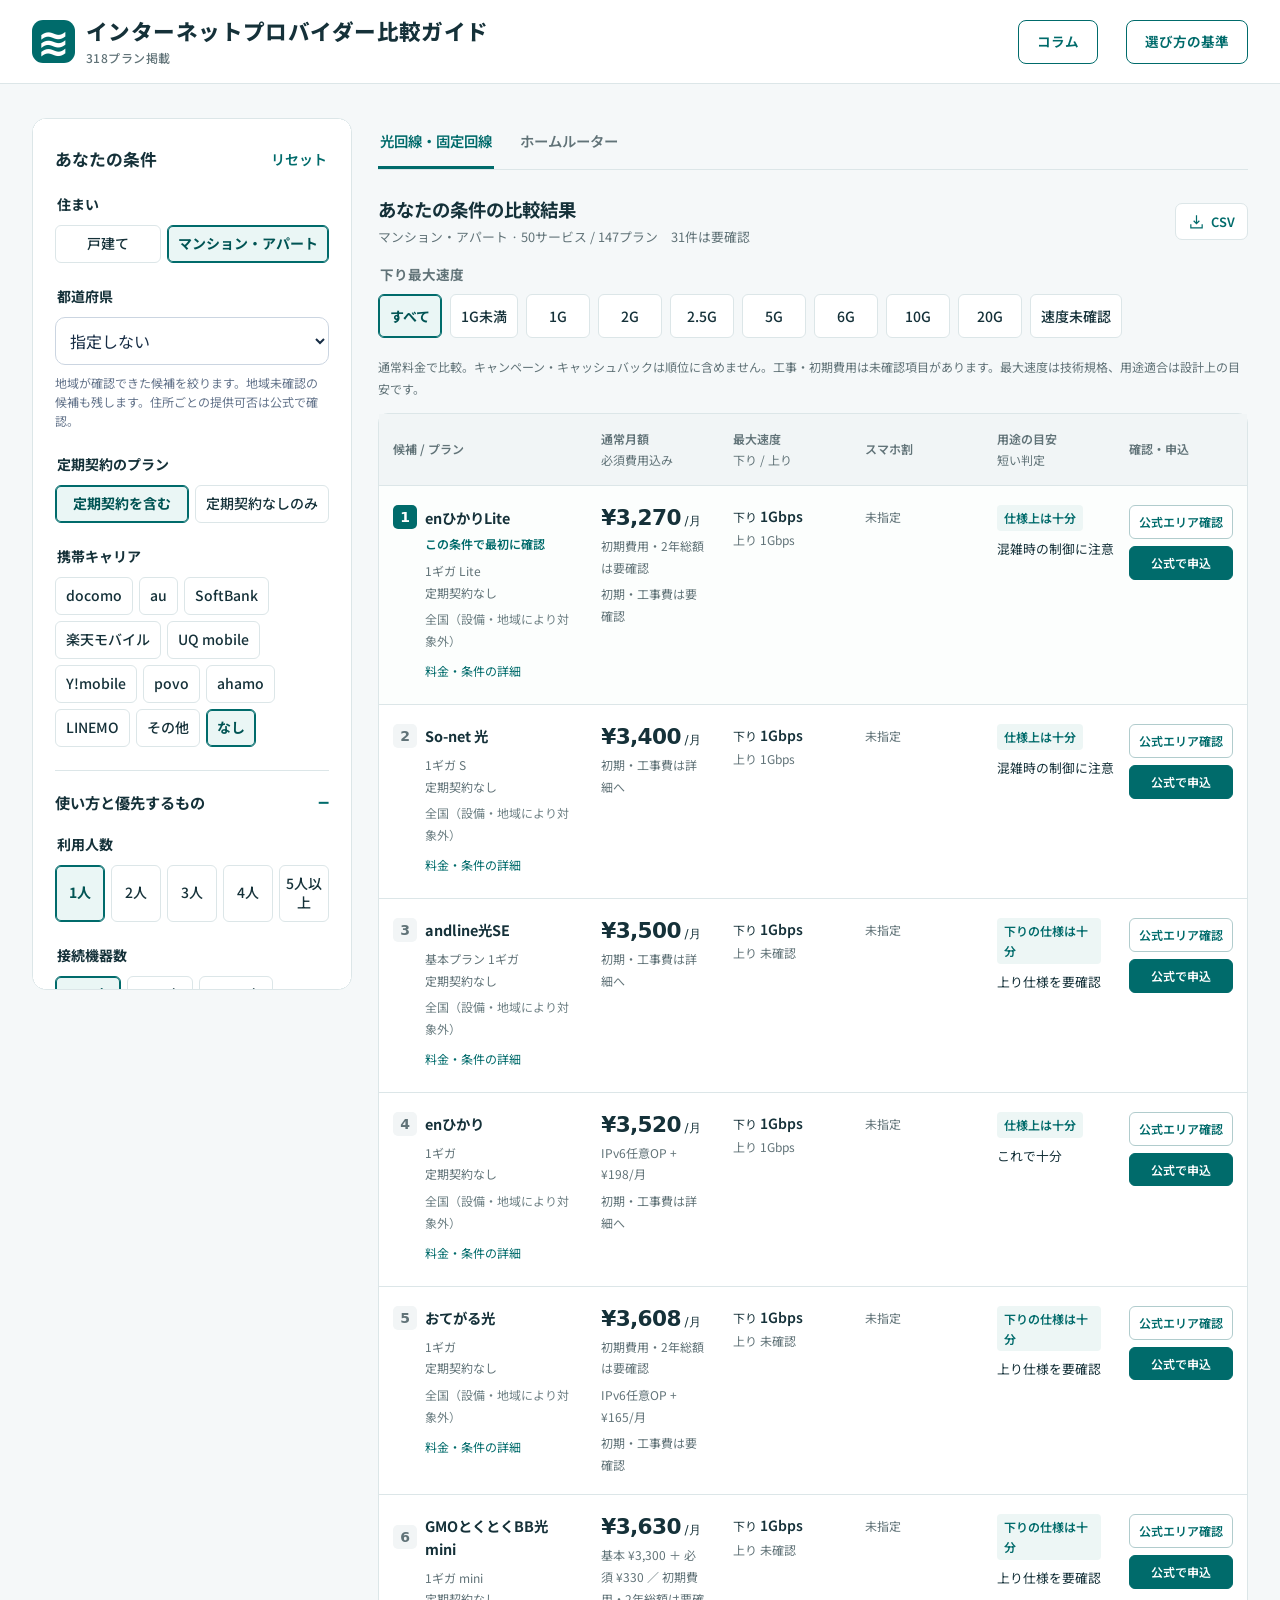
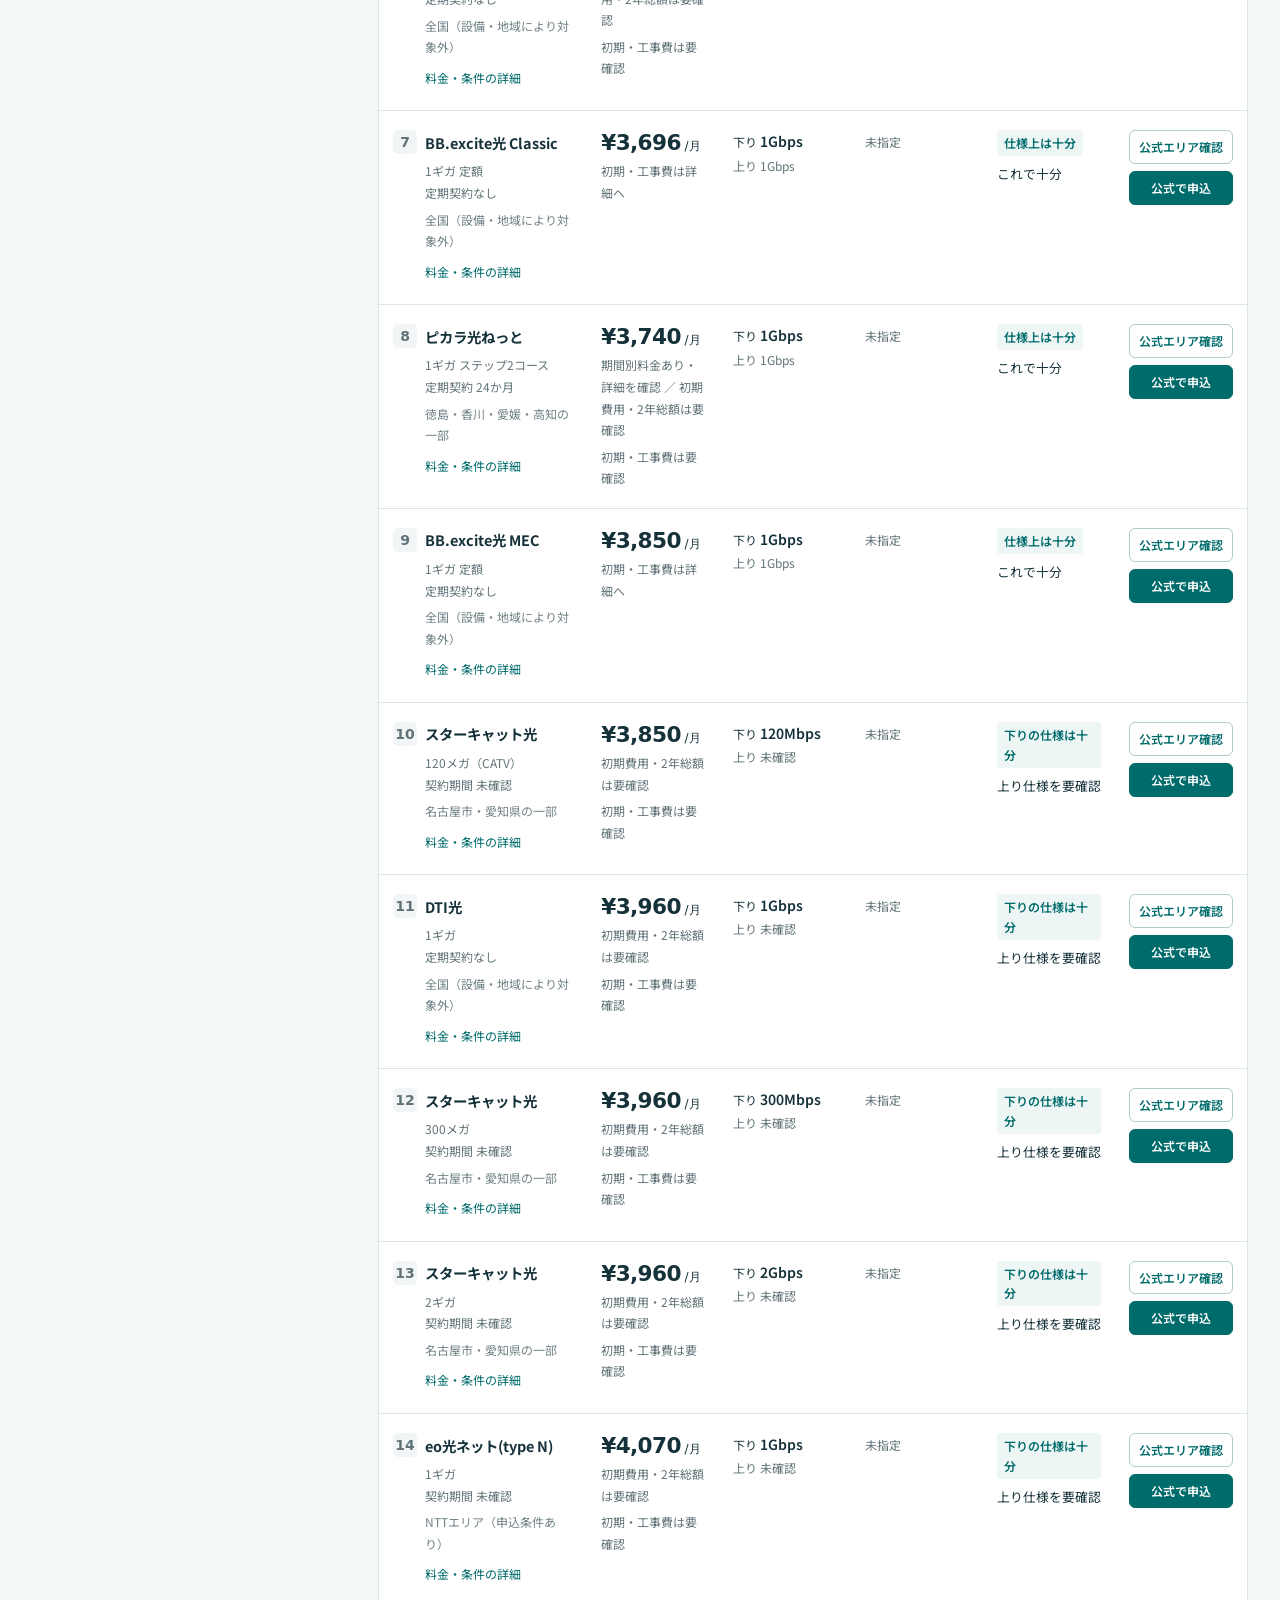
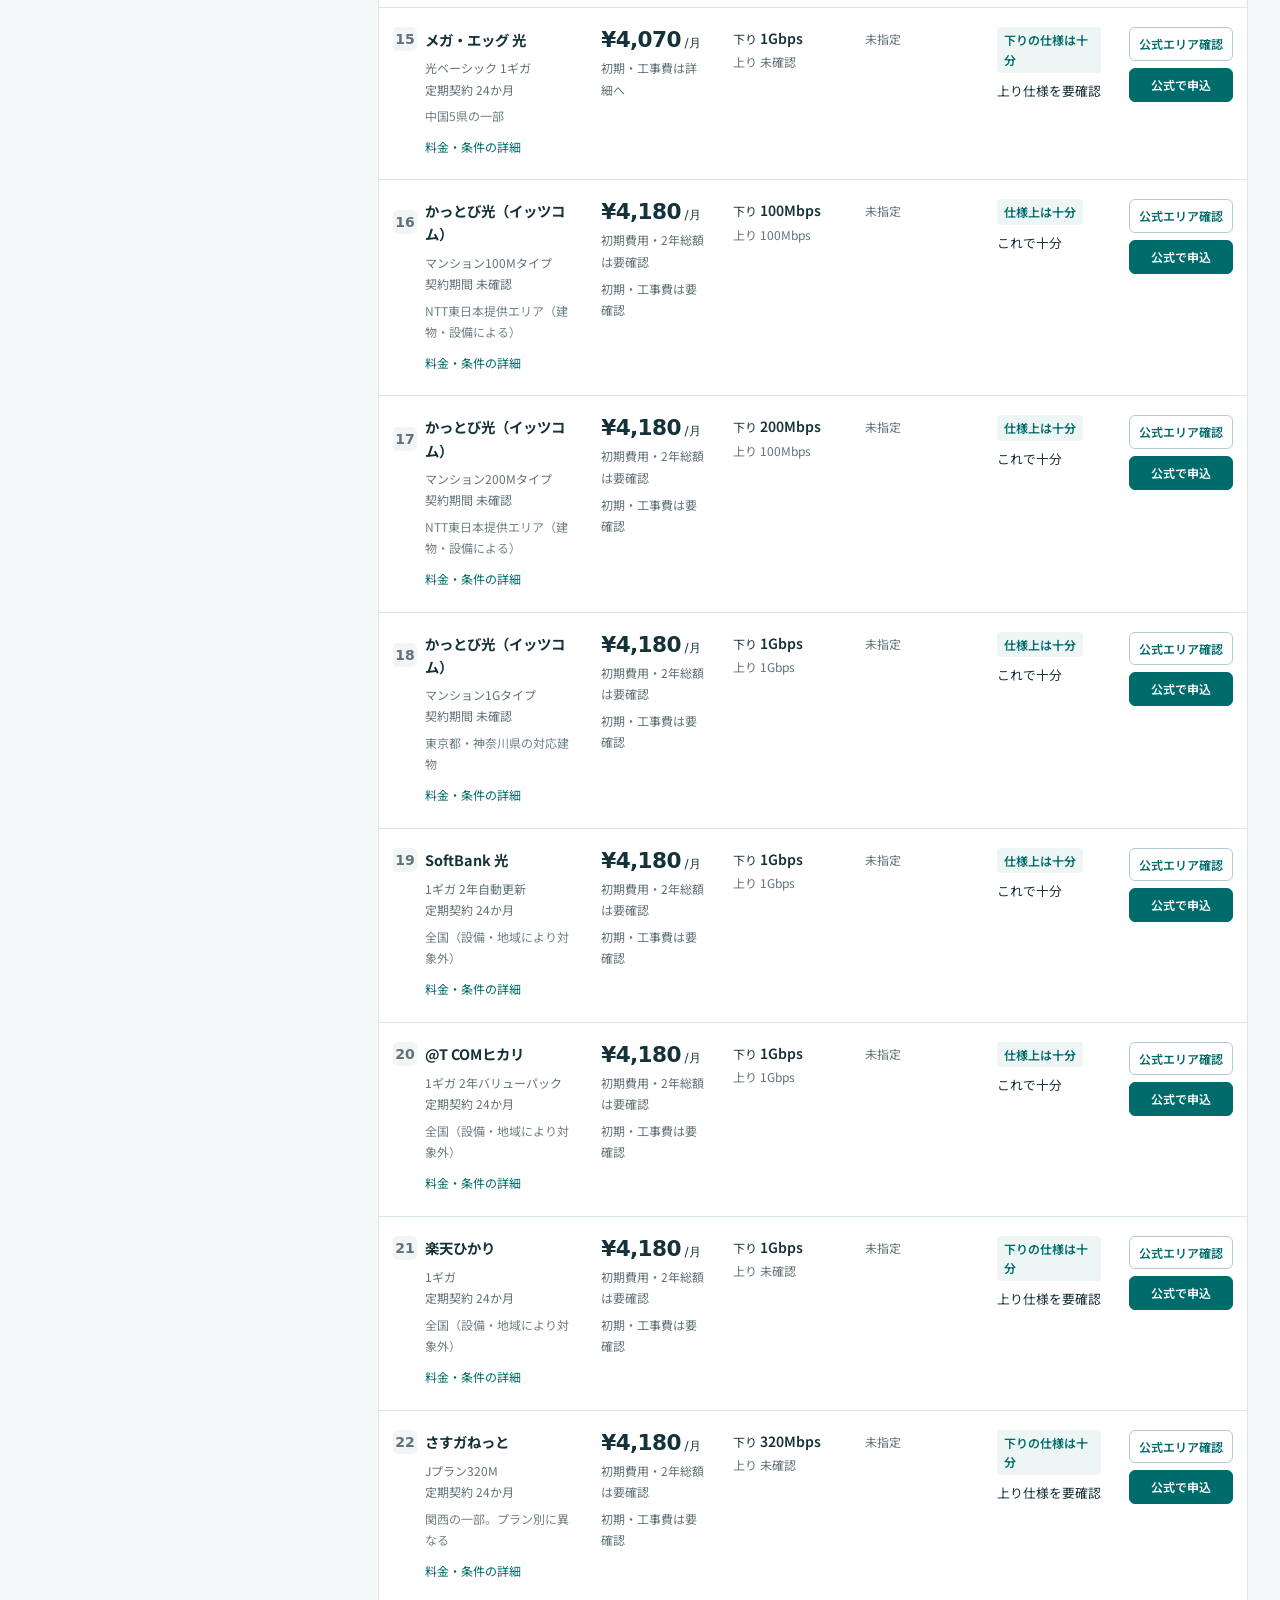
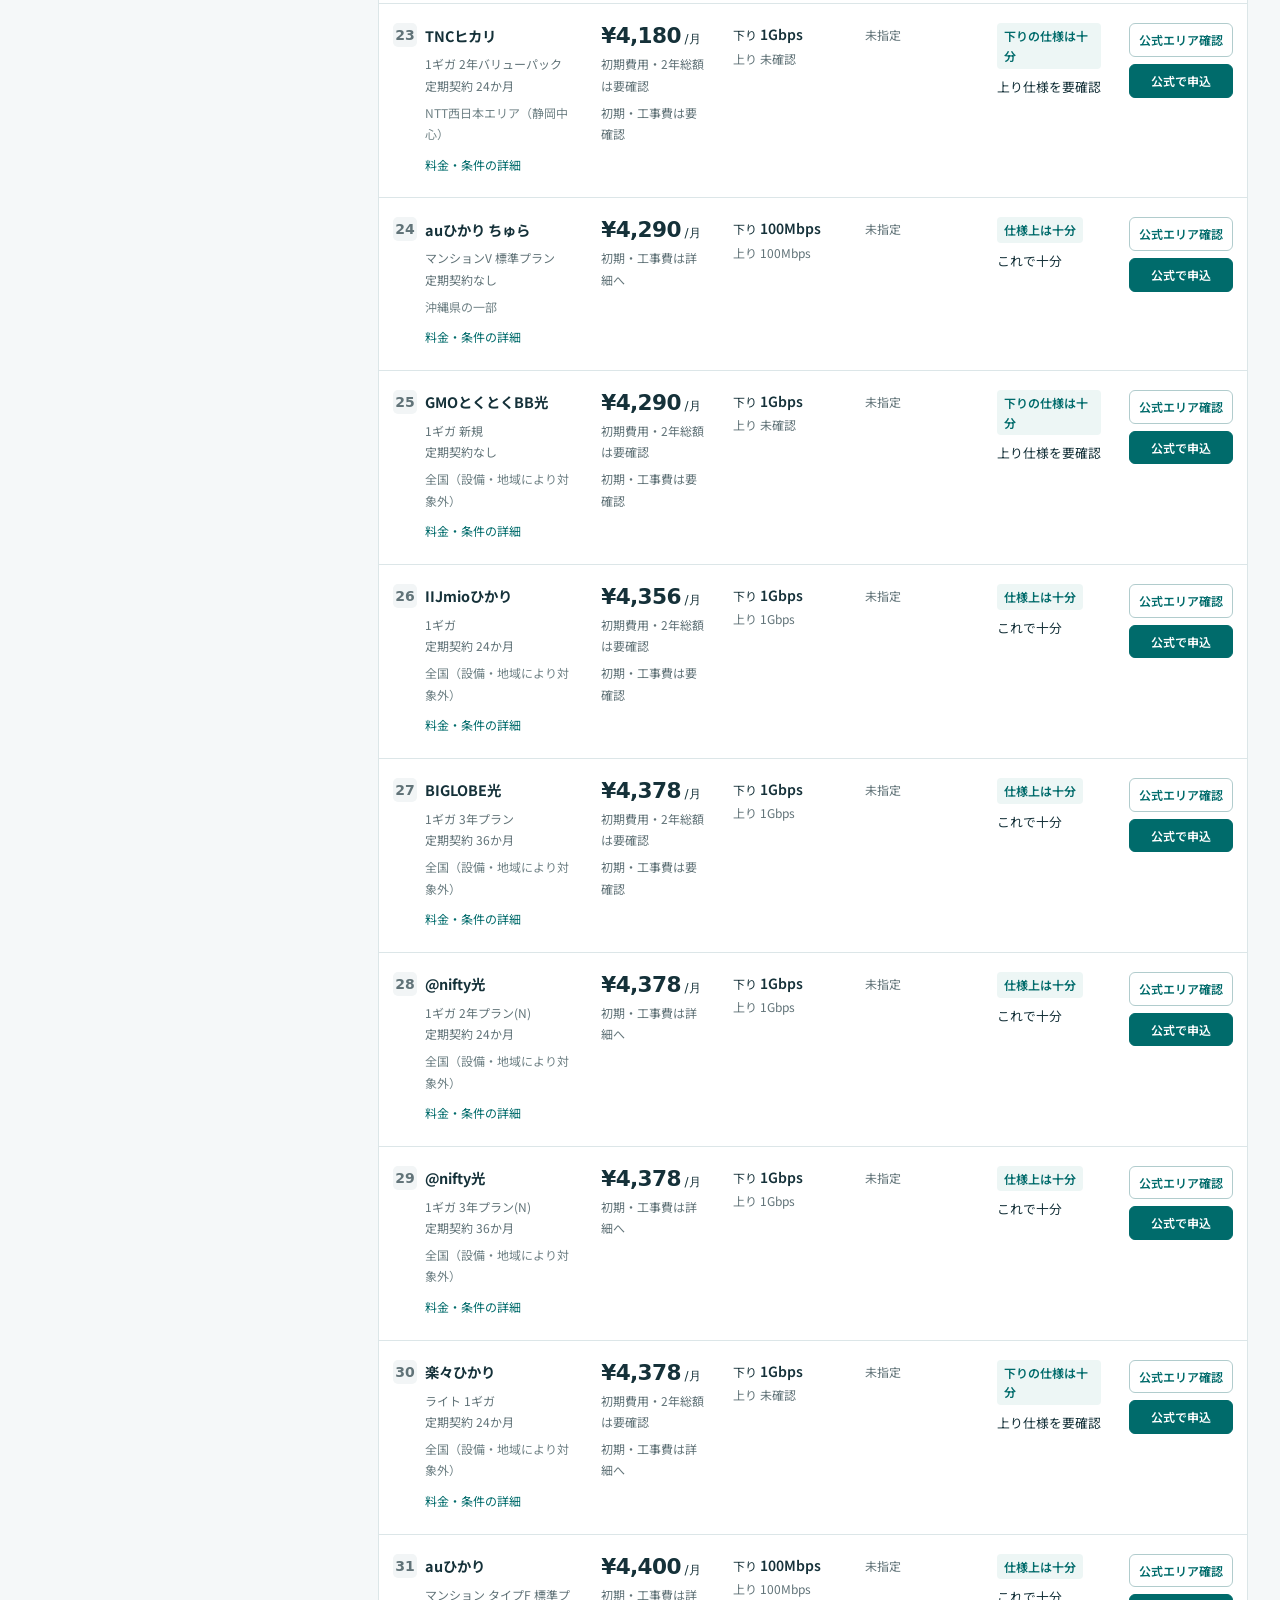
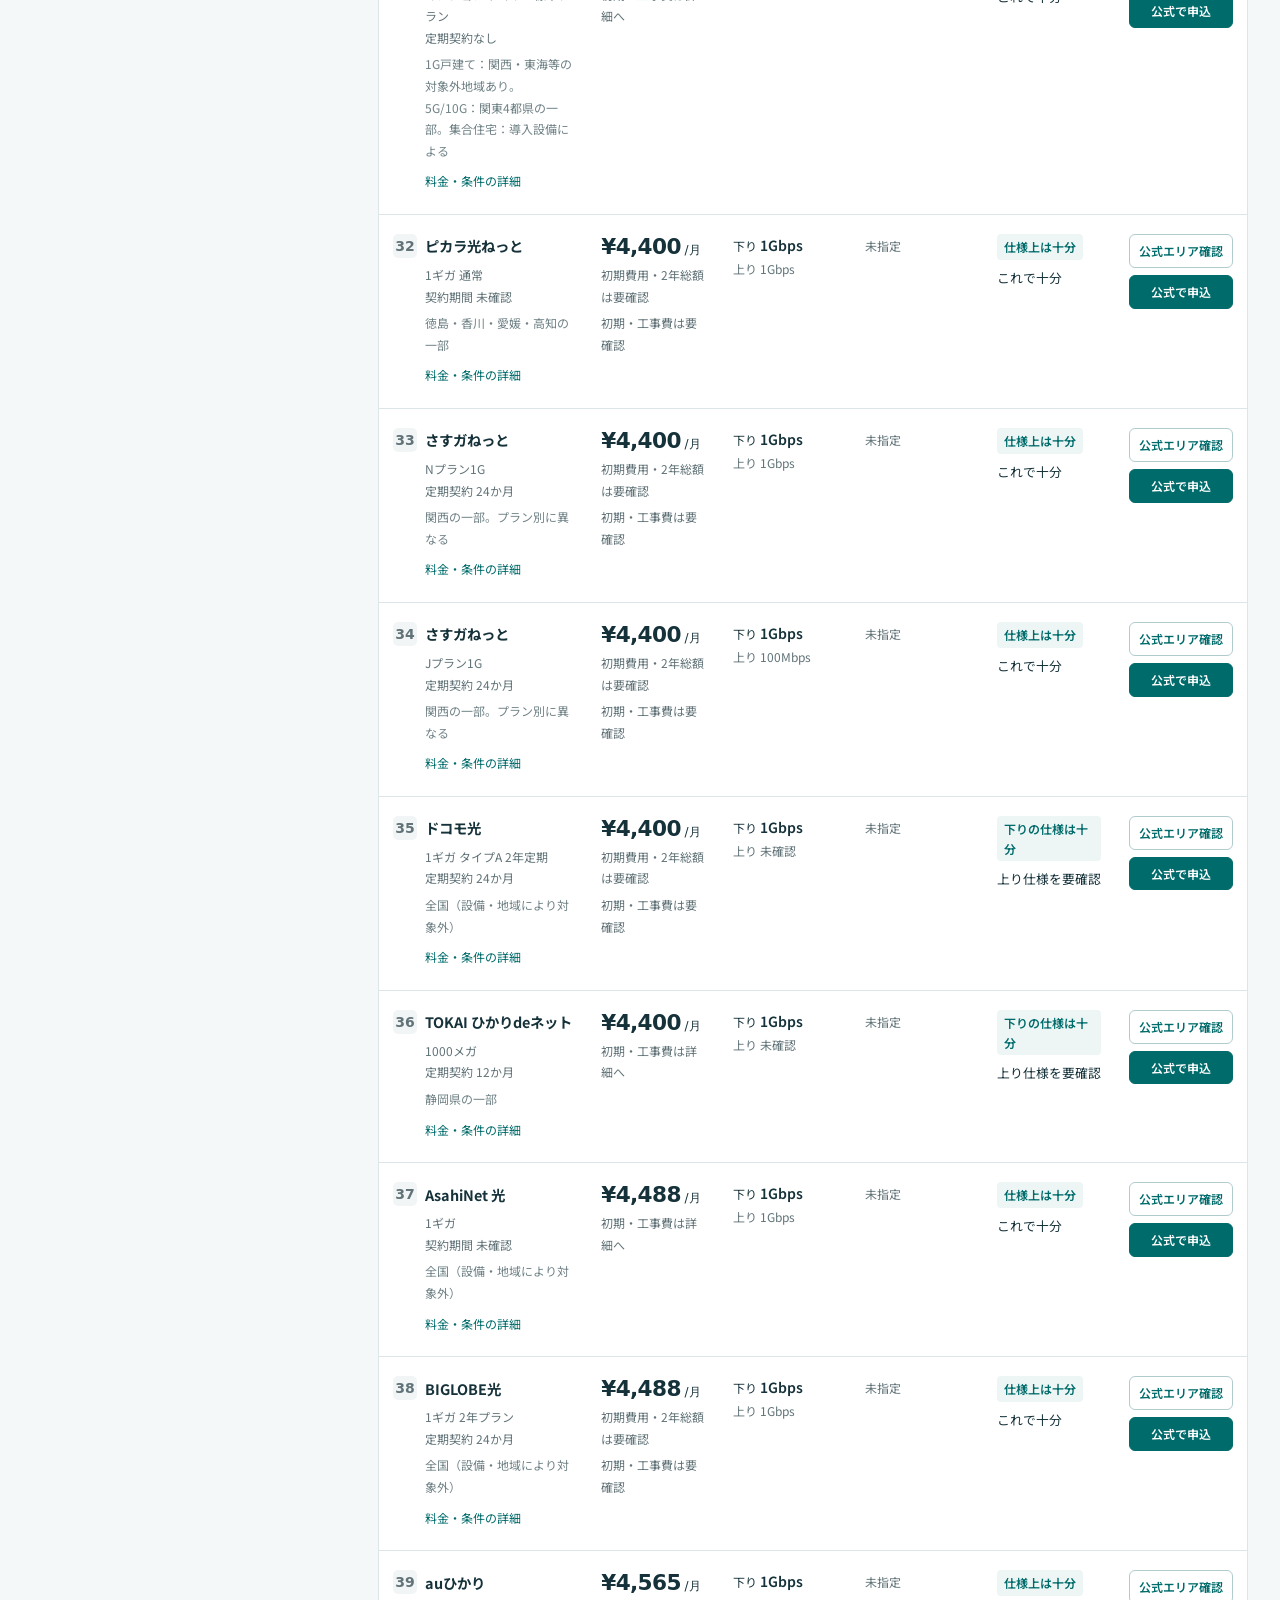
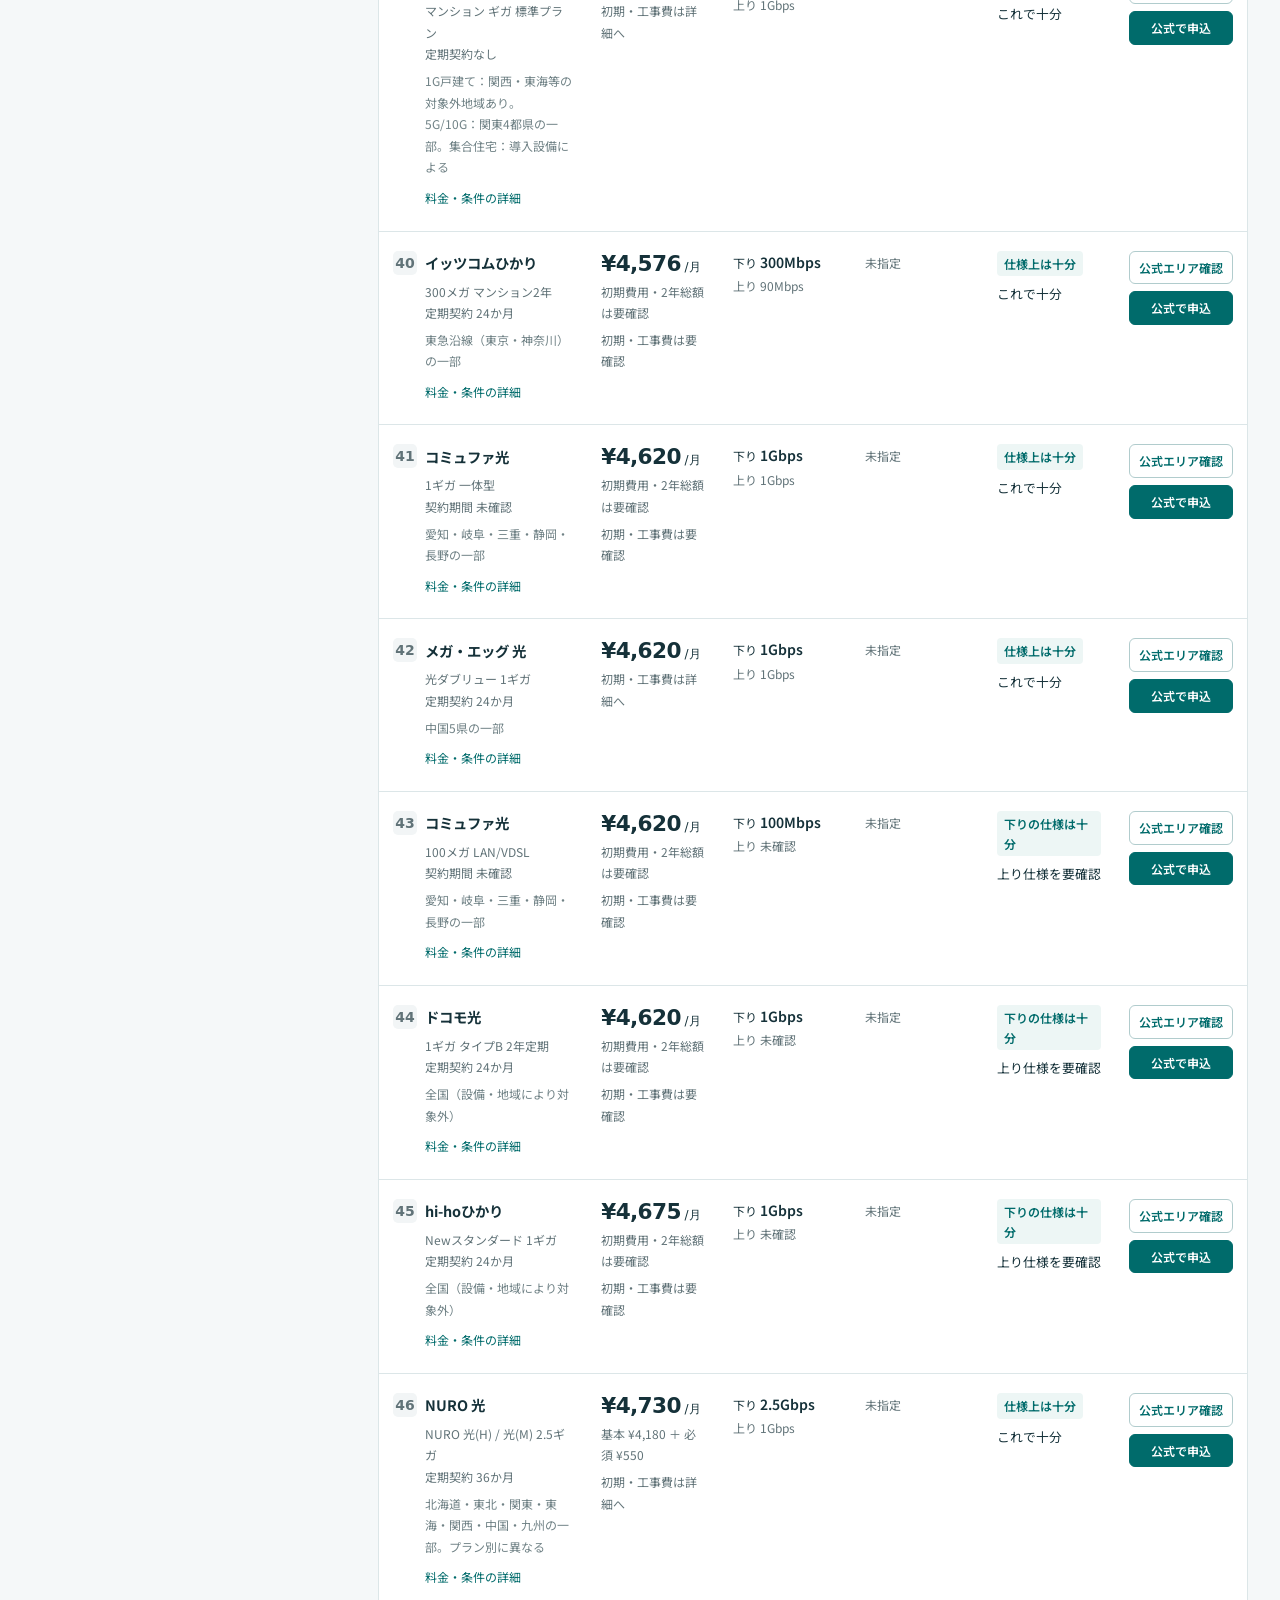
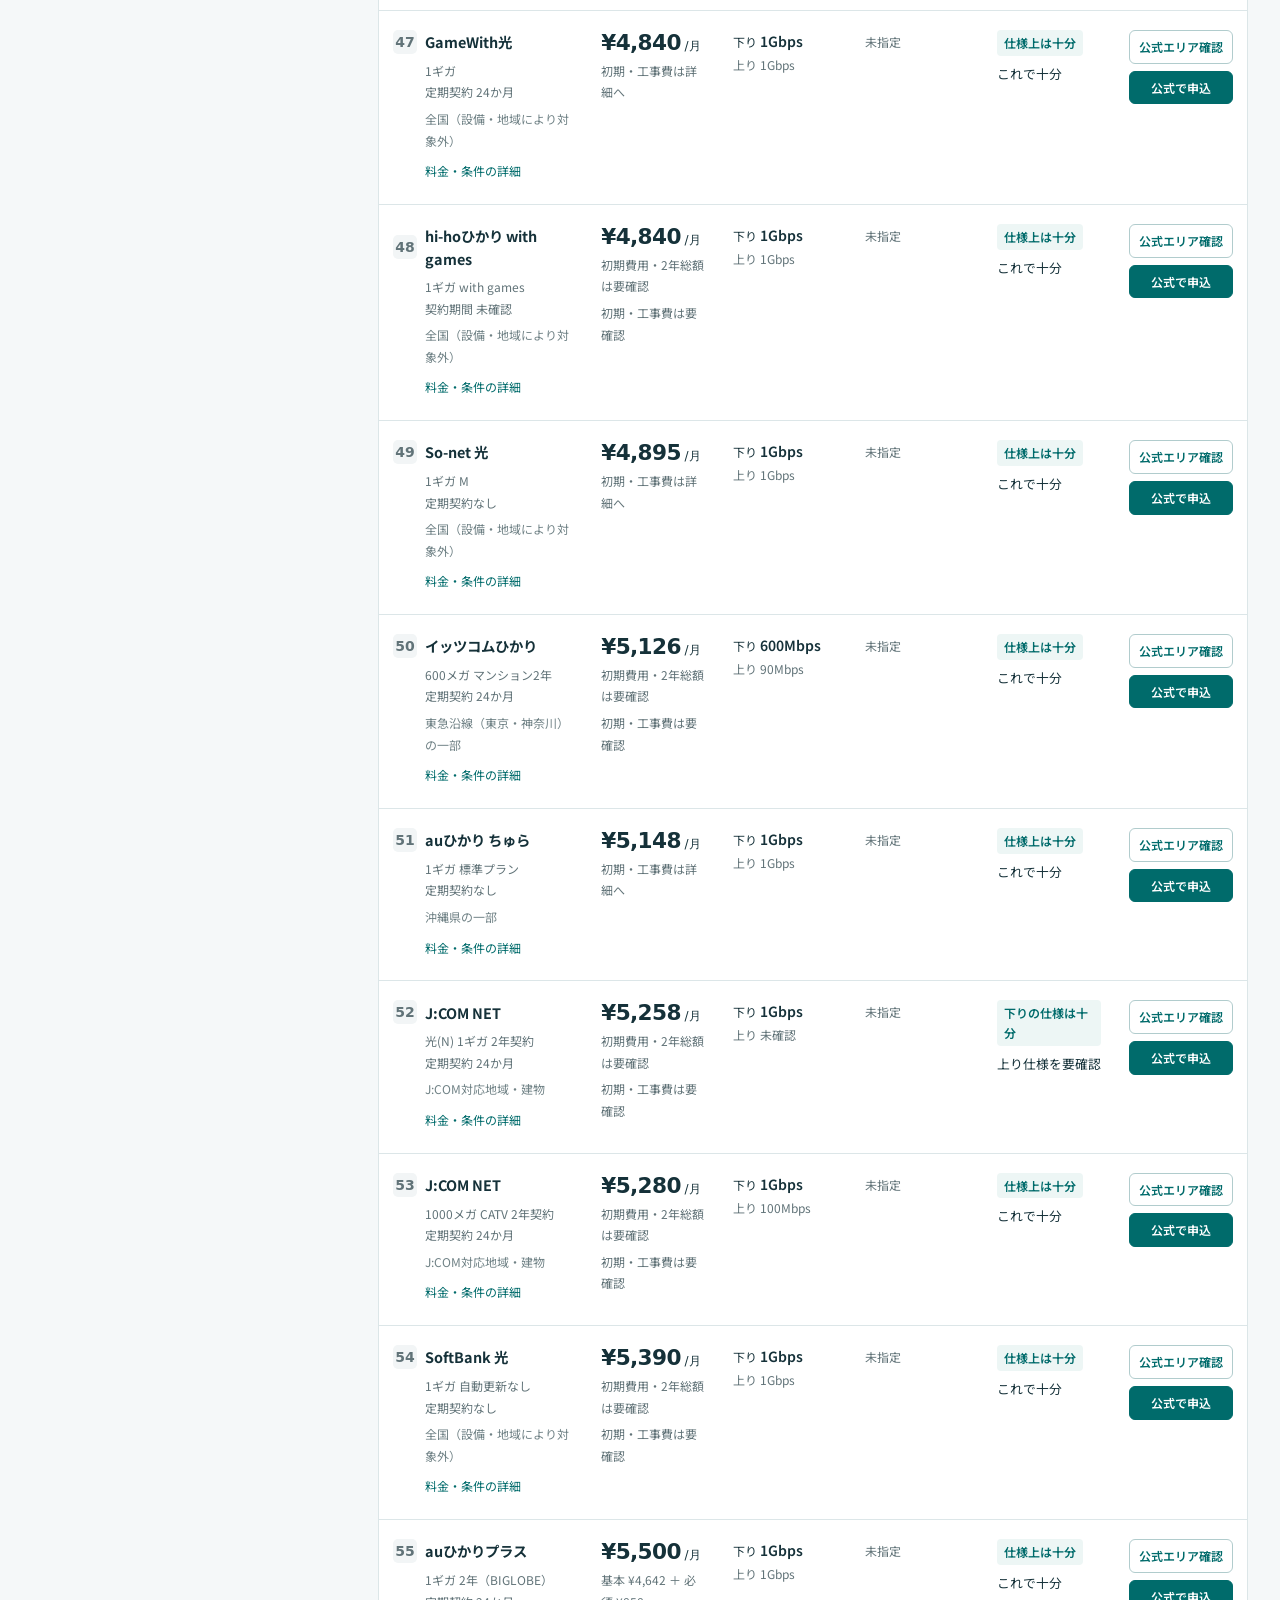
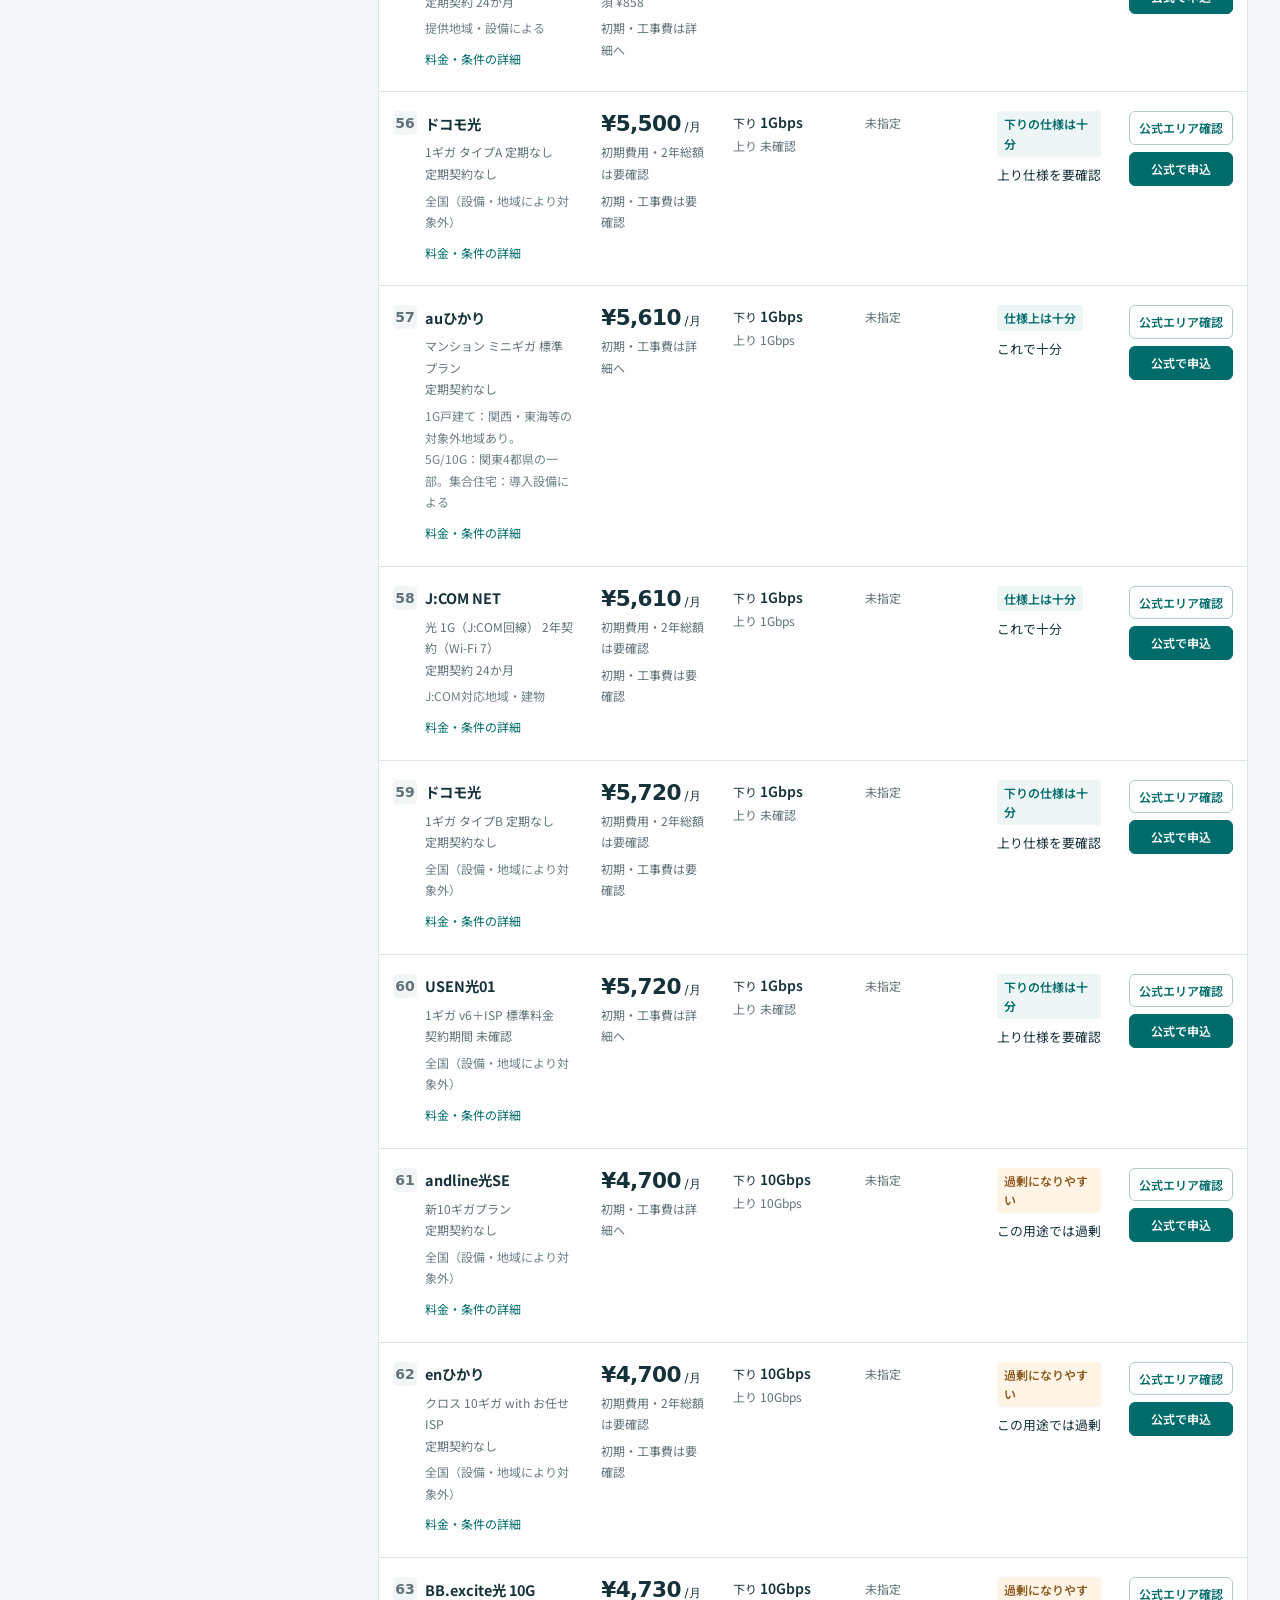
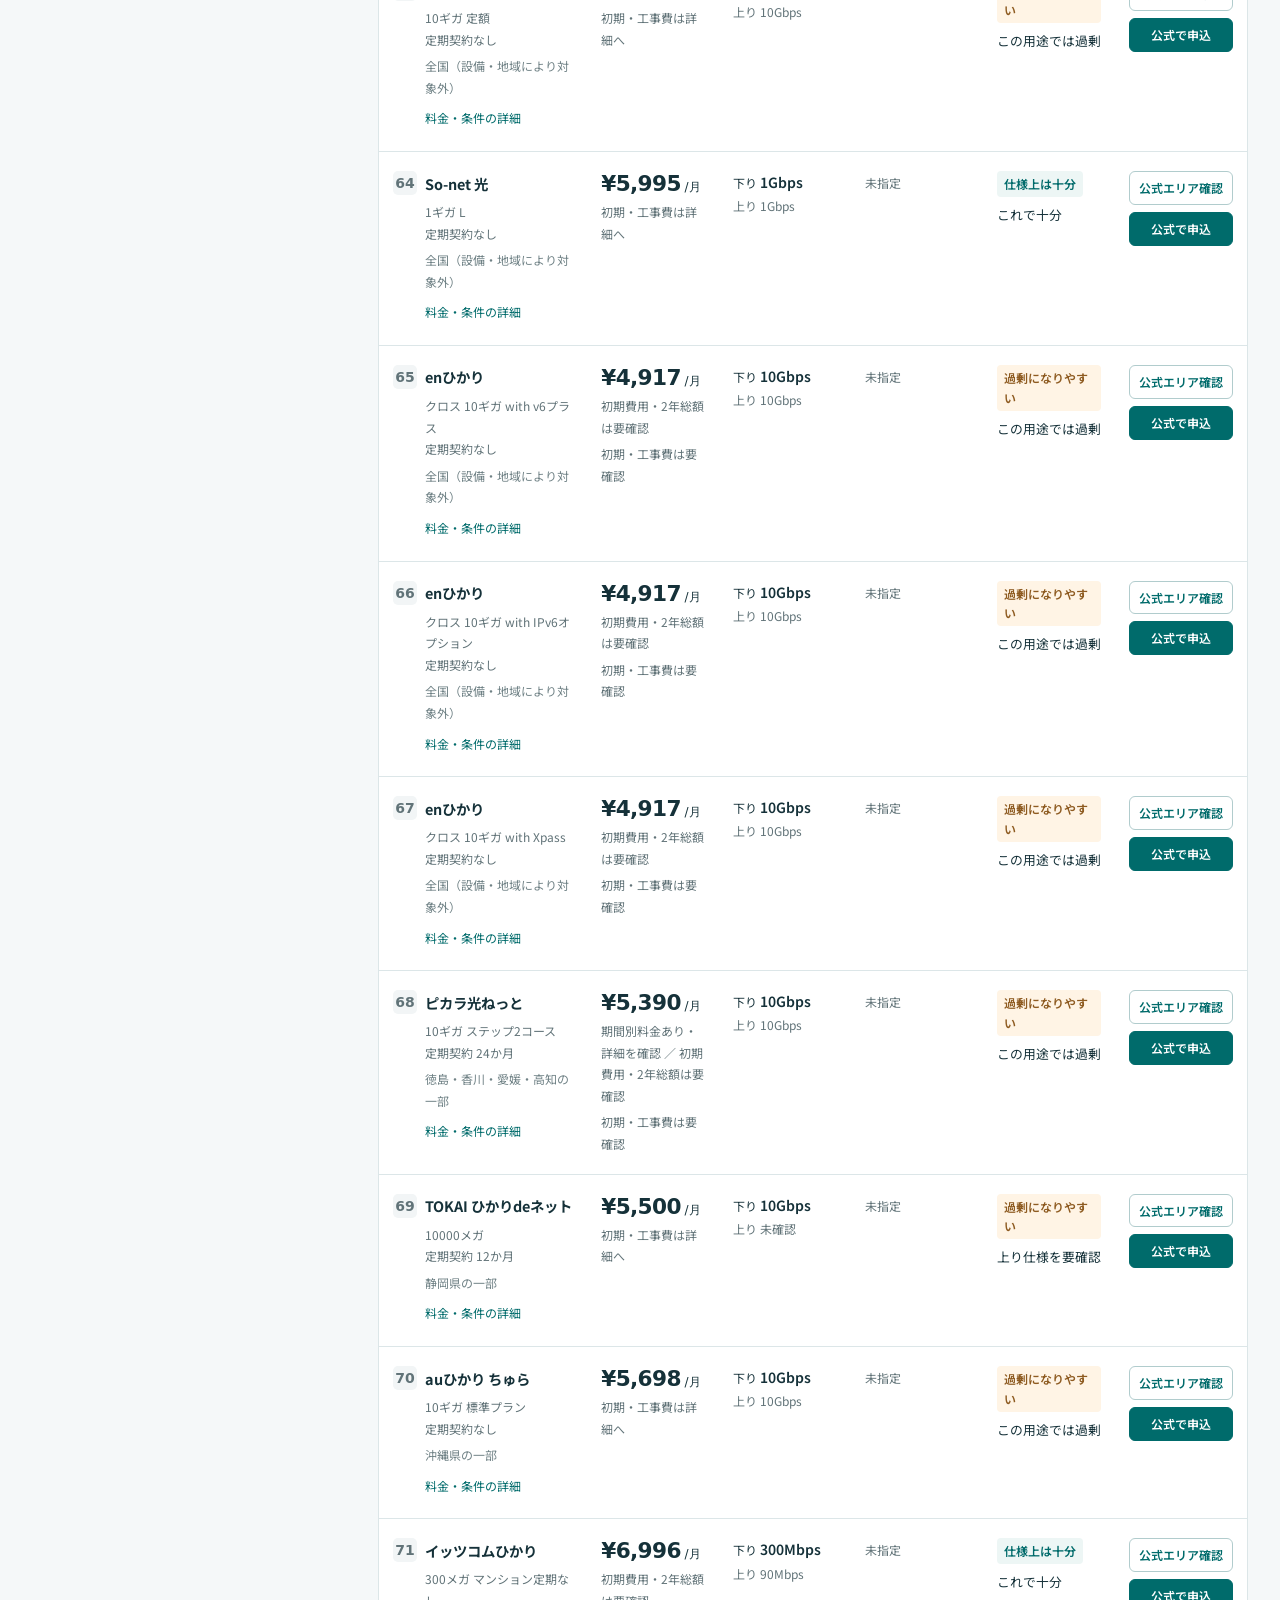
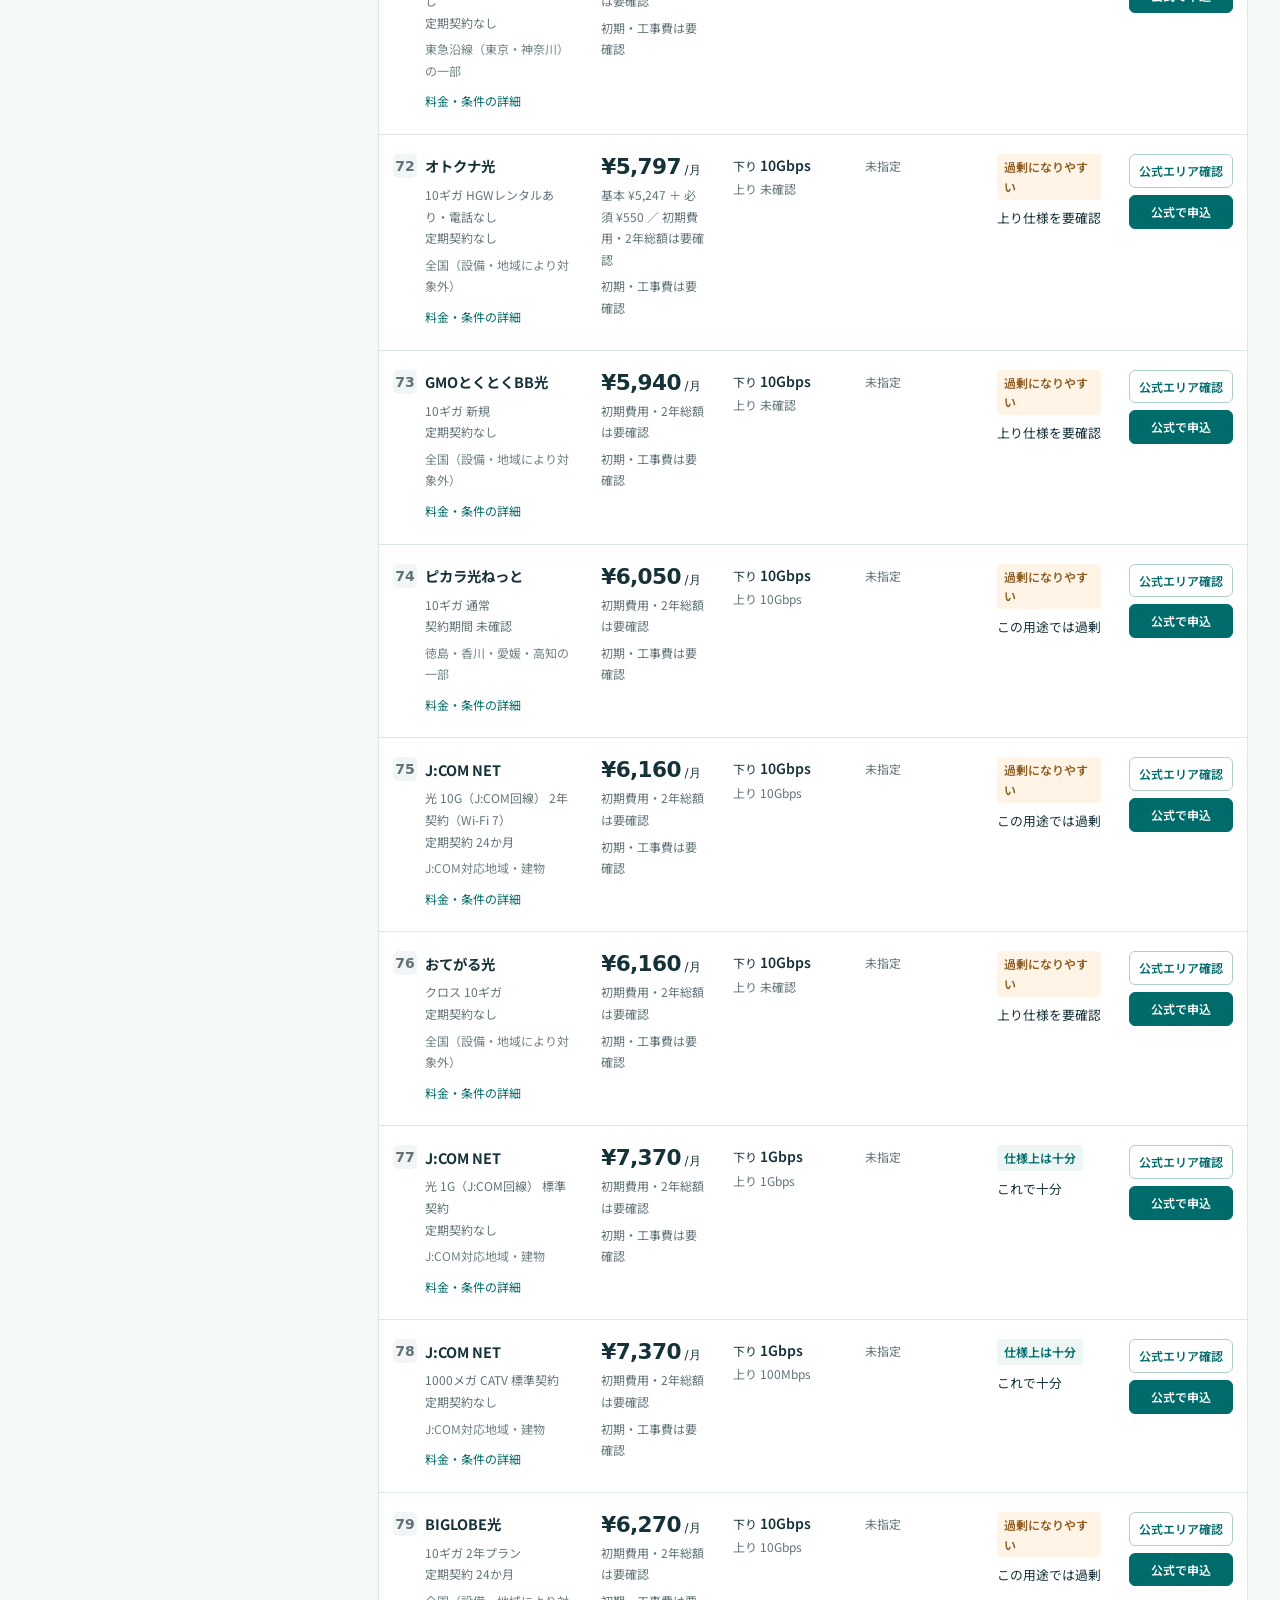
<file: index.html>
<!doctype html>
<html lang="ja">
<head>
  <meta charset="utf-8"><meta name="viewport" content="width=device-width,initial-scale=1">
  <title>インターネットプロバイダー比較ガイド｜暮らしから選ぶインターネット回線</title>
  <meta name="description" content="住所の入力なし。住まい・スマホ・使い方を選ぶと、通常料金と用途に合うインターネット回線をその場で比較できます。">
  <meta name="theme-color" content="#006b6b">
  <link rel="icon" href="data:image/svg+xml,%3Csvg xmlns='http://www.w3.org/2000/svg' viewBox='0 0 40 40'%3E%3Crect width='40' height='40' rx='10' fill='%23006b6b'/%3E%3Cpath d='M10 26h20M10 19h14M10 12h7' stroke='white' stroke-width='4' stroke-linecap='round'/%3E%3C/svg%3E">
  <link rel="stylesheet" href="styles.css?v=872beca83fdb">
</head>
<body>
<a class="skip" href="#results">比較結果へ</a>
<header class="topbar"><div class="brand"><span class="brandmark" aria-hidden="true">≋</span><span>インターネットプロバイダー比較ガイド<span id="catalog-summary" class="brand-small">318プラン掲載</span></span></div><nav class="header-nav" aria-label="メイン"><a href="columns/index.html">コラム</a><button id="method-button" class="text-button">選び方の基準</button></nav></header>
<main>
  <div class="workspace">
    <aside class="filters" aria-label="生活条件">
      <div class="filter-top"><h2>あなたの条件</h2><button id="reset" class="text-button">リセット</button></div>
      <div id="basic-fields"></div>
      <details class="use-details" open><summary>使い方と優先するもの<span id="usage-summary"></span></summary><div id="usage-fields"></div></details>
      <details class="discount-details"><summary>スマホ割も試算する<span>任意</span></summary><p class="small">対象スマホプランと必要オプションを確認できる場合の上限試算です。人数から自動推定しません。</p><div id="discount-fields"></div></details>
      <p class="filter-note">条件はこの画面だけで使います。住所による提供可否は、各社公式で確認できます。</p>
    </aside>
    <section id="results" class="results" aria-label="回線の比較結果" tabindex="-1">
      <div class="tabbar" role="tablist" aria-label="回線の種類"><button id="fixed-tab" class="tab active" role="tab" aria-selected="true" aria-controls="comparison-panel">光回線・固定回線</button><button id="wireless-tab" class="tab" role="tab" aria-selected="false" aria-controls="comparison-panel">ホームルーター</button></div>
      <div id="comparison-panel" role="tabpanel" aria-labelledby="fixed-tab">
        <div id="recommendation" class="hidden" aria-live="polite"></div>
        <div class="result-toolbar"><div><h2 id="result-title">比較結果</h2><p id="count" aria-live="polite"></p></div><a class="download" href="data/plans.csv" download="インターネット回線.csv"><svg viewBox="0 0 24 24" width="17" height="17" fill="none" stroke="currentColor" stroke-width="1.7" aria-hidden="true"><path d="M12 3v12m-4-4 4 4 4-4M4 16v5h16v-5"/></svg>CSV</a></div>
        <fieldset id="speed-filter" class="field speed-filter"><legend>下り最大速度</legend><div id="speed-options" class="options"></div></fieldset>
        <div id="compare-note" class="compare-note">通常月額は税込。最大速度は技術規格の値で、実測速度ではありません。</div>
        
        <div id="table-container" class="table-scroll" role="region" aria-label="比較表" tabindex="0"><table><caption class="sr-only">通常料金・最大速度・用途適合の比較</caption><thead><tr><th scope="col" class="service-col">候補 / プラン</th><th scope="col">通常月額<span>必須費用込み</span></th><th scope="col">最大速度<span>下り / 上り</span></th><th scope="col">スマホ割</th><th scope="col">用途の目安<span>短い判定</span></th><th scope="col">確認・申込</th></tr></thead><tbody id="ranked-body"></tbody></table></div>
        <div id="empty" class="empty hidden"></div>
        <details id="pending" class="pending"><summary><span>確認が必要な候補</span><span id="pending-count"></span></summary><div class="table-scroll"><table><caption class="sr-only">未確認の候補</caption><thead><tr><th scope="col">サービス / プラン</th><th scope="col">通常料金</th><th scope="col">確認が必要な点</th><th scope="col">公式確認</th></tr></thead><tbody id="pending-body"></tbody></table></div></details>
        <footer class="data-footer"><div><span class="footer-label">データの確認日</span><strong>2026.10.07</strong><span id="coverage"></span></div></footer>
      </div>
    </section>
  </div>

</main>
<dialog id="info-dialog" aria-labelledby="dialog-title"><div class="dialog-head"><h2 id="dialog-title">選び方の基準</h2><button id="close-dialog" aria-label="閉じる">×</button></div><div id="dialog-content"></div></dialog>
<noscript><p>条件による比較にはJavaScriptを有効にしてください。<a href="data/plans.csv">料金CSVをダウンロード</a>できます。</p></noscript>
<script type="module" src="app.mjs"></script>
</body></html>
</file>
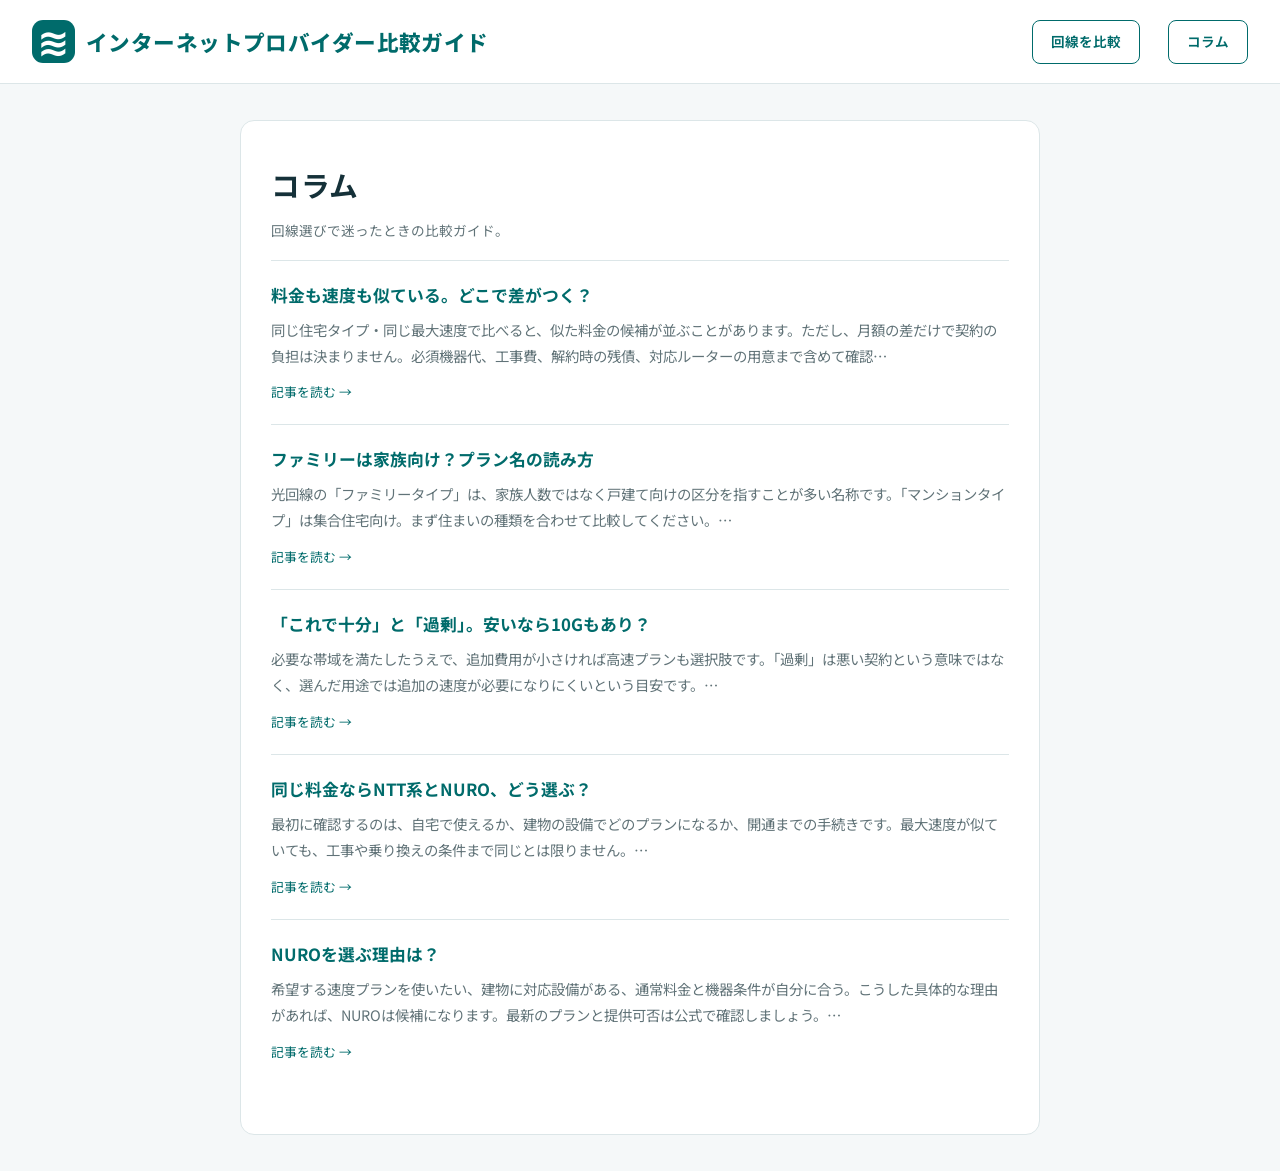
<file: columns/index.html>
<!doctype html><html lang="ja"><head><meta charset="utf-8"><meta name="viewport" content="width=device-width,initial-scale=1"><title>コラム｜インターネットプロバイダー比較ガイド</title><meta name="description" content="料金・プラン名・高速回線・NTT系とNUROの選び方を解説します。"><link rel="stylesheet" href="../styles.css?v=872beca83fdb"></head><body><a class="skip" href="#article-main">本文へ</a><header class="topbar"><a class="brand" href="../index.html"><span class="brandmark" aria-hidden="true">≋</span><span>インターネットプロバイダー比較ガイド</span></a><nav class="header-nav" aria-label="メイン"><a href="../index.html">回線を比較</a><a href="index.html">コラム</a></nav></header><main id="article-main" class="article-main"><h1>コラム</h1><p class="columns-lead">回線選びで迷ったときの比較ガイド。</p><ul class="article-list"><li><a href="fees-and-conditions.html"><h2>料金も速度も似ている。どこで差がつく？</h2><p>同じ住宅タイプ・同じ最大速度で比べると、似た料金の候補が並ぶことがあります。ただし、月額の差だけで契約の負担は決まりません。必須機器代、工事費、解約時の残債、対応ルーターの用意まで含めて確認…</p><span>記事を読む →</span></a></li><li><a href="plan-names.html"><h2>ファミリーは家族向け？プラン名の読み方</h2><p>光回線の「ファミリータイプ」は、家族人数ではなく戸建て向けの区分を指すことが多い名称です。「マンションタイプ」は集合住宅向け。まず住まいの種類を合わせて比較してください。…</p><span>記事を読む →</span></a></li><li><a href="one-g-or-ten-g.html"><h2>「これで十分」と「過剰」。安いなら10Gもあり？</h2><p>必要な帯域を満たしたうえで、追加費用が小さければ高速プランも選択肢です。「過剰」は悪い契約という意味ではなく、選んだ用途では追加の速度が必要になりにくいという目安です。…</p><span>記事を読む →</span></a></li><li><a href="ntt-or-nuro.html"><h2>同じ料金ならNTT系とNURO、どう選ぶ？</h2><p>最初に確認するのは、自宅で使えるか、建物の設備でどのプランになるか、開通までの手続きです。最大速度が似ていても、工事や乗り換えの条件まで同じとは限りません。…</p><span>記事を読む →</span></a></li><li><a href="why-nuro.html"><h2>NUROを選ぶ理由は？</h2><p>希望する速度プランを使いたい、建物に対応設備がある、通常料金と機器条件が自分に合う。こうした具体的な理由があれば、NUROは候補になります。最新のプランと提供可否は公式で確認しましょう。…</p><span>記事を読む →</span></a></li></ul></main></body></html>
</file>
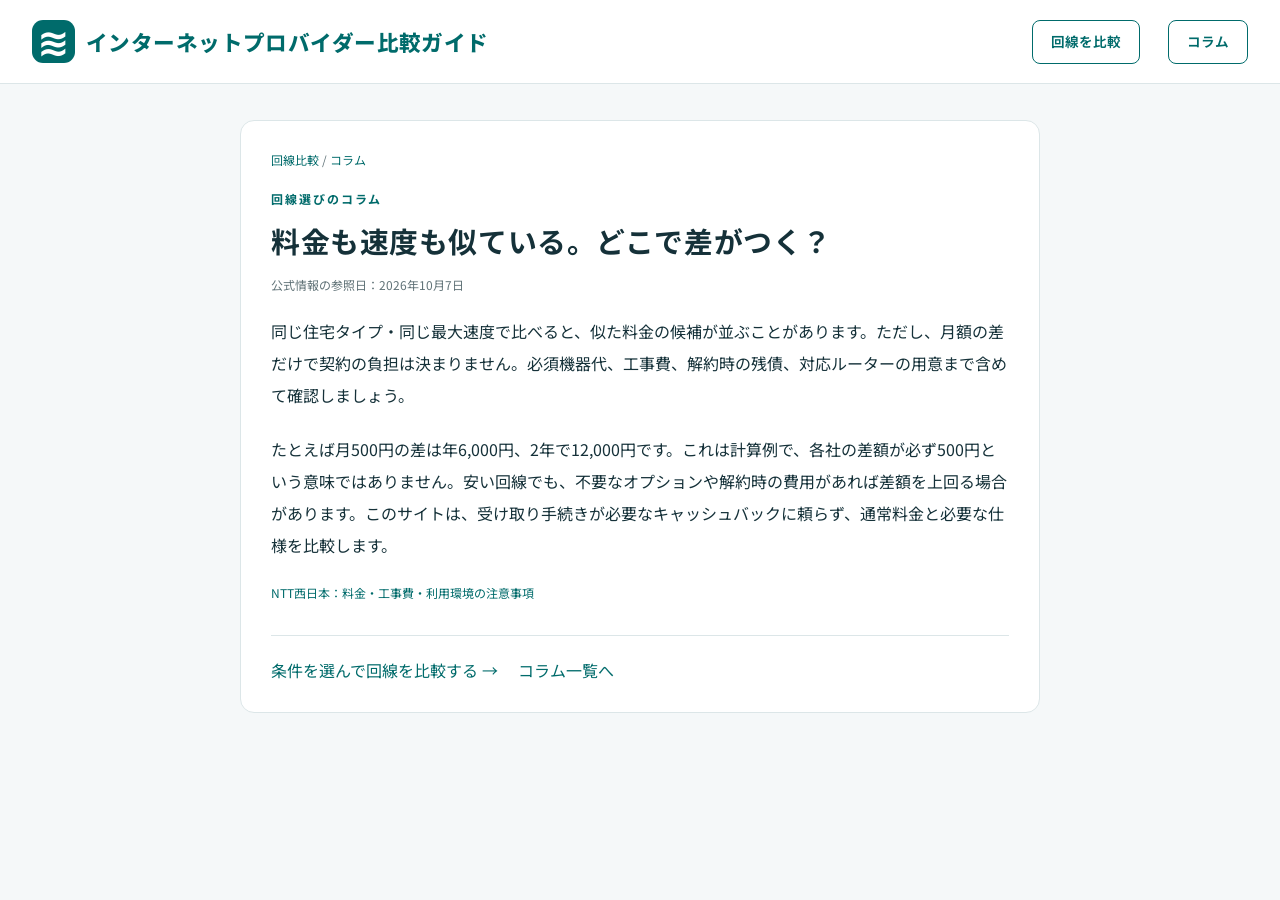
<file: columns/fees-and-conditions.html>
<!doctype html><html lang="ja"><head><meta charset="utf-8"><meta name="viewport" content="width=device-width,initial-scale=1"><title>料金も速度も似ている。どこで差がつく？｜インターネットプロバイダー比較ガイド</title><meta name="description" content="同じ住宅タイプ・同じ最大速度で比べると、似た料金の候補が並ぶことがあります。ただし、月額の差だけで契約の負担は決まりません。必須機器代、工事費、解約時の残債、対応ルーターの用意まで含めて確認しましょう。"><link rel="stylesheet" href="../styles.css?v=872beca83fdb"></head><body><a class="skip" href="#article-main">本文へ</a><header class="topbar"><a class="brand" href="../index.html"><span class="brandmark" aria-hidden="true">≋</span><span>インターネットプロバイダー比較ガイド</span></a><nav class="header-nav" aria-label="メイン"><a href="../index.html">回線を比較</a><a href="index.html">コラム</a></nav></header><main id="article-main" class="article-main"><nav class="breadcrumb" aria-label="パンくず"><a href="../index.html">回線比較</a> / <a href="index.html">コラム</a></nav><article><p class="eyebrow">回線選びのコラム</p><h1>料金も速度も似ている。どこで差がつく？</h1><p class="article-date">公式情報の参照日：2026年10月7日</p><div class="article-body"><p>同じ住宅タイプ・同じ最大速度で比べると、似た料金の候補が並ぶことがあります。ただし、月額の差だけで契約の負担は決まりません。必須機器代、工事費、解約時の残債、対応ルーターの用意まで含めて確認しましょう。</p><p>たとえば月500円の差は年6,000円、2年で12,000円です。これは計算例で、各社の差額が必ず500円という意味ではありません。安い回線でも、不要なオプションや解約時の費用があれば差額を上回る場合があります。このサイトは、受け取り手続きが必要なキャッシュバックに頼らず、通常料金と必要な仕様を比較します。</p><p class="column-source"><a href="https://flets-w.com/service/next/service_menu/" target="_blank" rel="noopener noreferrer">NTT西日本：料金・工事費・利用環境の注意事項</a></p></div></article><div class="article-actions"><a href="../index.html">条件を選んで回線を比較する →</a><a href="index.html">コラム一覧へ</a></div></main></body></html>
</file>
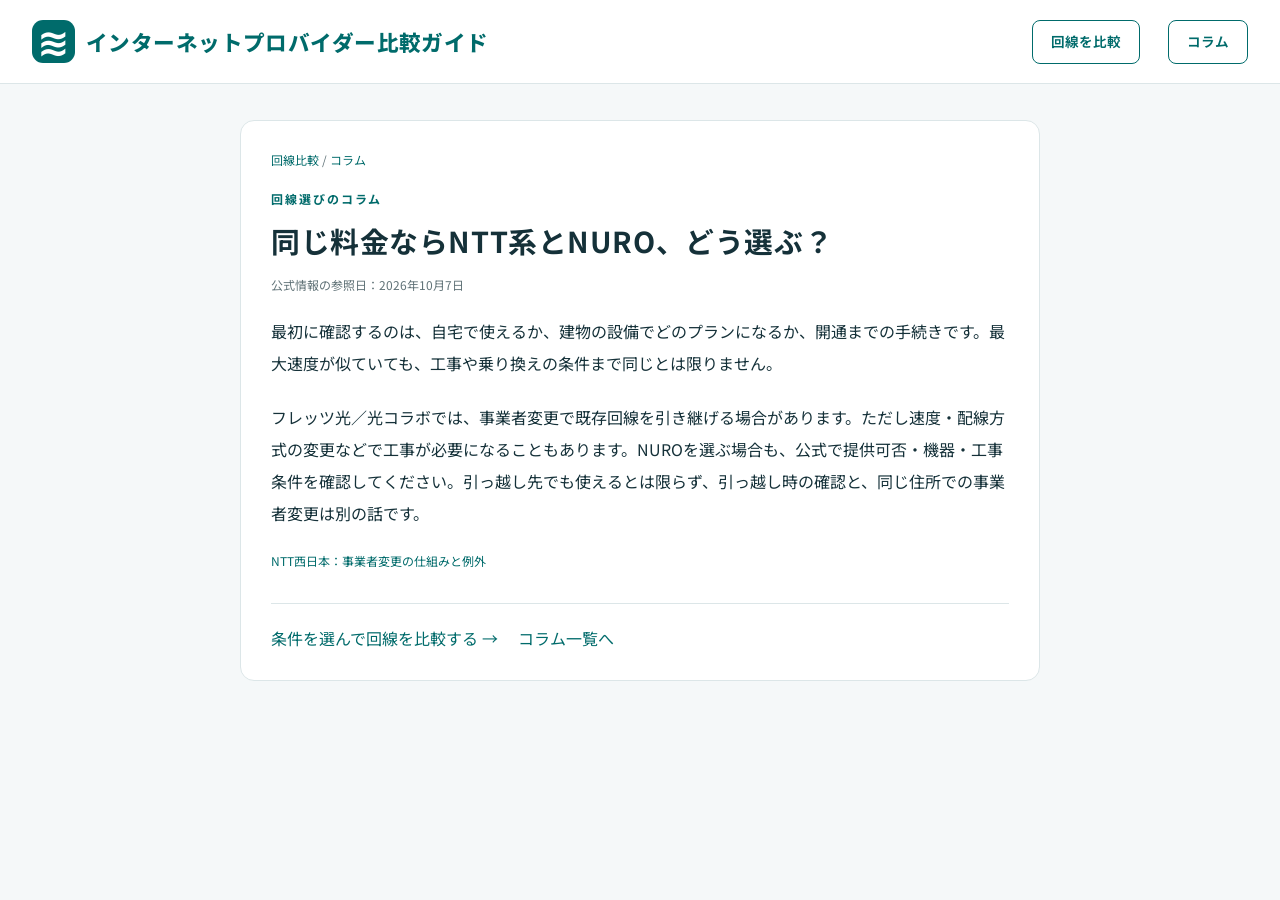
<file: columns/ntt-or-nuro.html>
<!doctype html><html lang="ja"><head><meta charset="utf-8"><meta name="viewport" content="width=device-width,initial-scale=1"><title>同じ料金ならNTT系とNURO、どう選ぶ？｜インターネットプロバイダー比較ガイド</title><meta name="description" content="最初に確認するのは、自宅で使えるか、建物の設備でどのプランになるか、開通までの手続きです。最大速度が似ていても、工事や乗り換えの条件まで同じとは限りません。"><link rel="stylesheet" href="../styles.css?v=872beca83fdb"></head><body><a class="skip" href="#article-main">本文へ</a><header class="topbar"><a class="brand" href="../index.html"><span class="brandmark" aria-hidden="true">≋</span><span>インターネットプロバイダー比較ガイド</span></a><nav class="header-nav" aria-label="メイン"><a href="../index.html">回線を比較</a><a href="index.html">コラム</a></nav></header><main id="article-main" class="article-main"><nav class="breadcrumb" aria-label="パンくず"><a href="../index.html">回線比較</a> / <a href="index.html">コラム</a></nav><article><p class="eyebrow">回線選びのコラム</p><h1>同じ料金ならNTT系とNURO、どう選ぶ？</h1><p class="article-date">公式情報の参照日：2026年10月7日</p><div class="article-body"><p>最初に確認するのは、自宅で使えるか、建物の設備でどのプランになるか、開通までの手続きです。最大速度が似ていても、工事や乗り換えの条件まで同じとは限りません。</p><p>フレッツ光／光コラボでは、事業者変更で既存回線を引き継げる場合があります。ただし速度・配線方式の変更などで工事が必要になることもあります。NUROを選ぶ場合も、公式で提供可否・機器・工事条件を確認してください。引っ越し先でも使えるとは限らず、引っ越し時の確認と、同じ住所での事業者変更は別の話です。</p><p class="column-source"><a href="https://flets-w.com/collabo/change/" target="_blank" rel="noopener noreferrer">NTT西日本：事業者変更の仕組みと例外</a></p></div></article><div class="article-actions"><a href="../index.html">条件を選んで回線を比較する →</a><a href="index.html">コラム一覧へ</a></div></main></body></html>
</file>
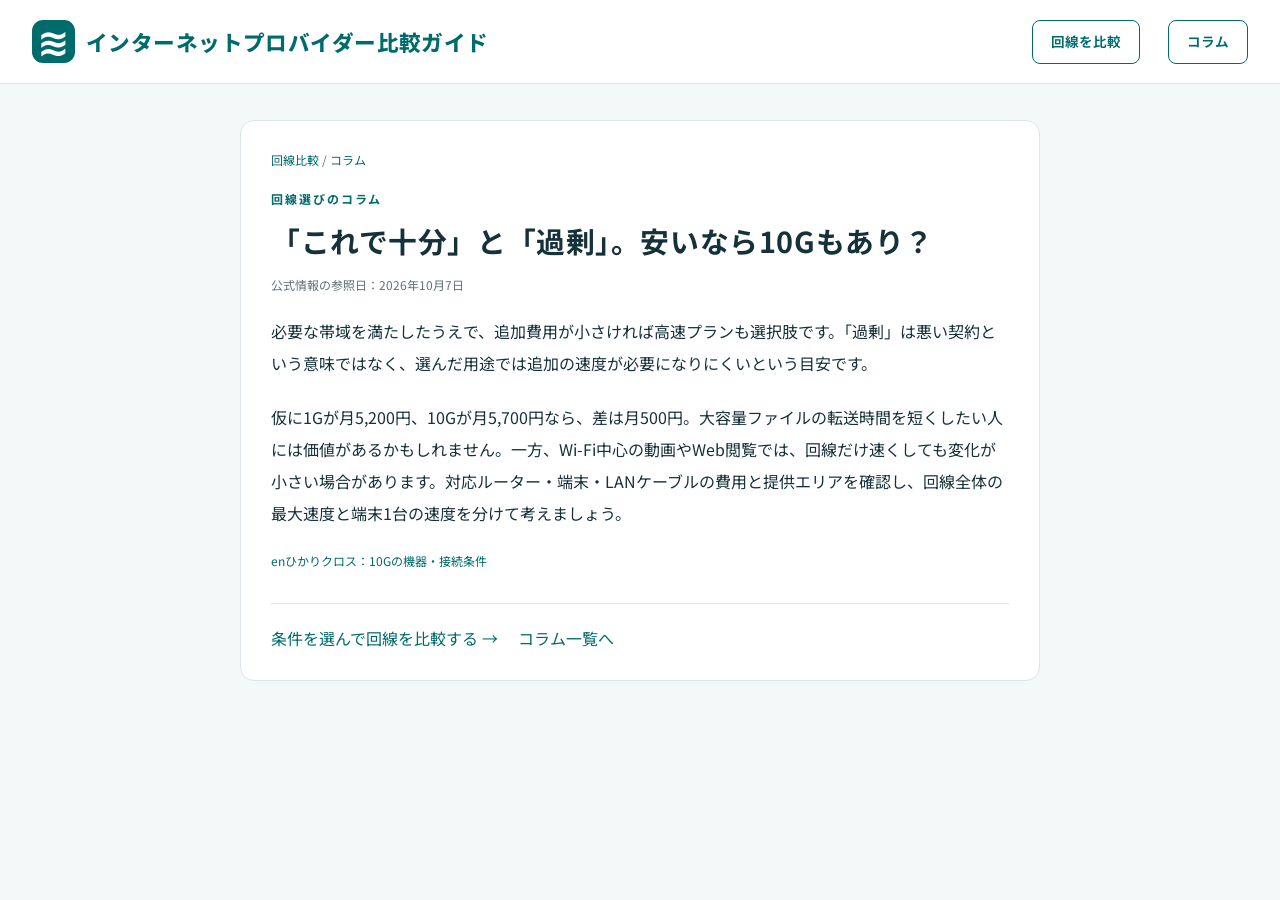
<file: columns/one-g-or-ten-g.html>
<!doctype html><html lang="ja"><head><meta charset="utf-8"><meta name="viewport" content="width=device-width,initial-scale=1"><title>「これで十分」と「過剰」。安いなら10Gもあり？｜インターネットプロバイダー比較ガイド</title><meta name="description" content="必要な帯域を満たしたうえで、追加費用が小さければ高速プランも選択肢です。「過剰」は悪い契約という意味ではなく、選んだ用途では追加の速度が必要になりにくいという目安です。"><link rel="stylesheet" href="../styles.css?v=872beca83fdb"></head><body><a class="skip" href="#article-main">本文へ</a><header class="topbar"><a class="brand" href="../index.html"><span class="brandmark" aria-hidden="true">≋</span><span>インターネットプロバイダー比較ガイド</span></a><nav class="header-nav" aria-label="メイン"><a href="../index.html">回線を比較</a><a href="index.html">コラム</a></nav></header><main id="article-main" class="article-main"><nav class="breadcrumb" aria-label="パンくず"><a href="../index.html">回線比較</a> / <a href="index.html">コラム</a></nav><article><p class="eyebrow">回線選びのコラム</p><h1>「これで十分」と「過剰」。安いなら10Gもあり？</h1><p class="article-date">公式情報の参照日：2026年10月7日</p><div class="article-body"><p>必要な帯域を満たしたうえで、追加費用が小さければ高速プランも選択肢です。「過剰」は悪い契約という意味ではなく、選んだ用途では追加の速度が必要になりにくいという目安です。</p><p>仮に1Gが月5,200円、10Gが月5,700円なら、差は月500円。大容量ファイルの転送時間を短くしたい人には価値があるかもしれません。一方、Wi-Fi中心の動画やWeb閲覧では、回線だけ速くしても変化が小さい場合があります。対応ルーター・端末・LANケーブルの費用と提供エリアを確認し、回線全体の最大速度と端末1台の速度を分けて考えましょう。</p><p class="column-source"><a href="https://www.enhikari.jp/cross.html" target="_blank" rel="noopener noreferrer">enひかりクロス：10Gの機器・接続条件</a></p></div></article><div class="article-actions"><a href="../index.html">条件を選んで回線を比較する →</a><a href="index.html">コラム一覧へ</a></div></main></body></html>
</file>
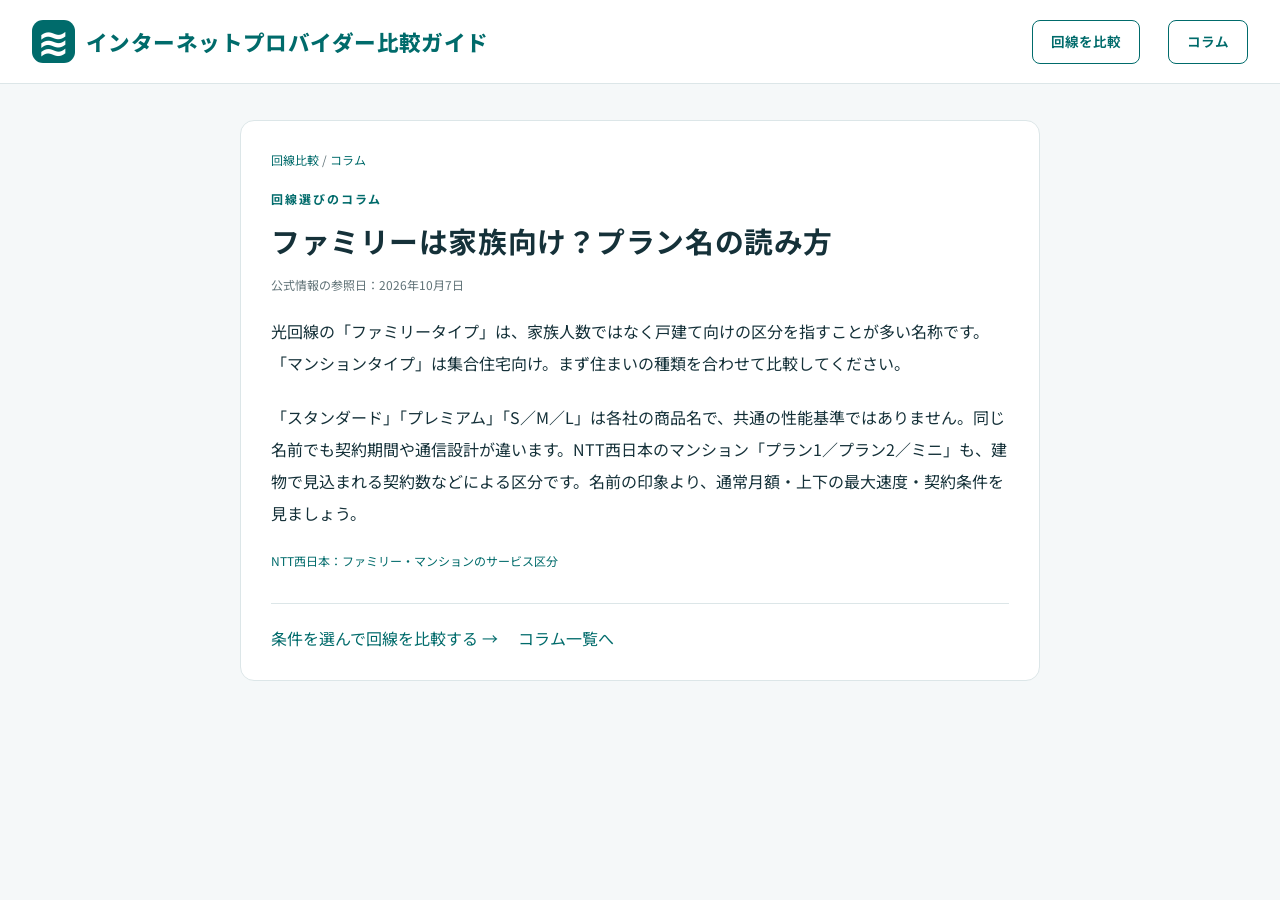
<file: columns/plan-names.html>
<!doctype html><html lang="ja"><head><meta charset="utf-8"><meta name="viewport" content="width=device-width,initial-scale=1"><title>ファミリーは家族向け？プラン名の読み方｜インターネットプロバイダー比較ガイド</title><meta name="description" content="光回線の「ファミリータイプ」は、家族人数ではなく戸建て向けの区分を指すことが多い名称です。「マンションタイプ」は集合住宅向け。まず住まいの種類を合わせて比較してください。"><link rel="stylesheet" href="../styles.css?v=872beca83fdb"></head><body><a class="skip" href="#article-main">本文へ</a><header class="topbar"><a class="brand" href="../index.html"><span class="brandmark" aria-hidden="true">≋</span><span>インターネットプロバイダー比較ガイド</span></a><nav class="header-nav" aria-label="メイン"><a href="../index.html">回線を比較</a><a href="index.html">コラム</a></nav></header><main id="article-main" class="article-main"><nav class="breadcrumb" aria-label="パンくず"><a href="../index.html">回線比較</a> / <a href="index.html">コラム</a></nav><article><p class="eyebrow">回線選びのコラム</p><h1>ファミリーは家族向け？プラン名の読み方</h1><p class="article-date">公式情報の参照日：2026年10月7日</p><div class="article-body"><p>光回線の「ファミリータイプ」は、家族人数ではなく戸建て向けの区分を指すことが多い名称です。「マンションタイプ」は集合住宅向け。まず住まいの種類を合わせて比較してください。</p><p>「スタンダード」「プレミアム」「S／M／L」は各社の商品名で、共通の性能基準ではありません。同じ名前でも契約期間や通信設計が違います。NTT西日本のマンション「プラン1／プラン2／ミニ」も、建物で見込まれる契約数などによる区分です。名前の印象より、通常月額・上下の最大速度・契約条件を見ましょう。</p><p class="column-source"><a href="https://flets-w.com/service/next/service_menu/" target="_blank" rel="noopener noreferrer">NTT西日本：ファミリー・マンションのサービス区分</a></p></div></article><div class="article-actions"><a href="../index.html">条件を選んで回線を比較する →</a><a href="index.html">コラム一覧へ</a></div></main></body></html>
</file>
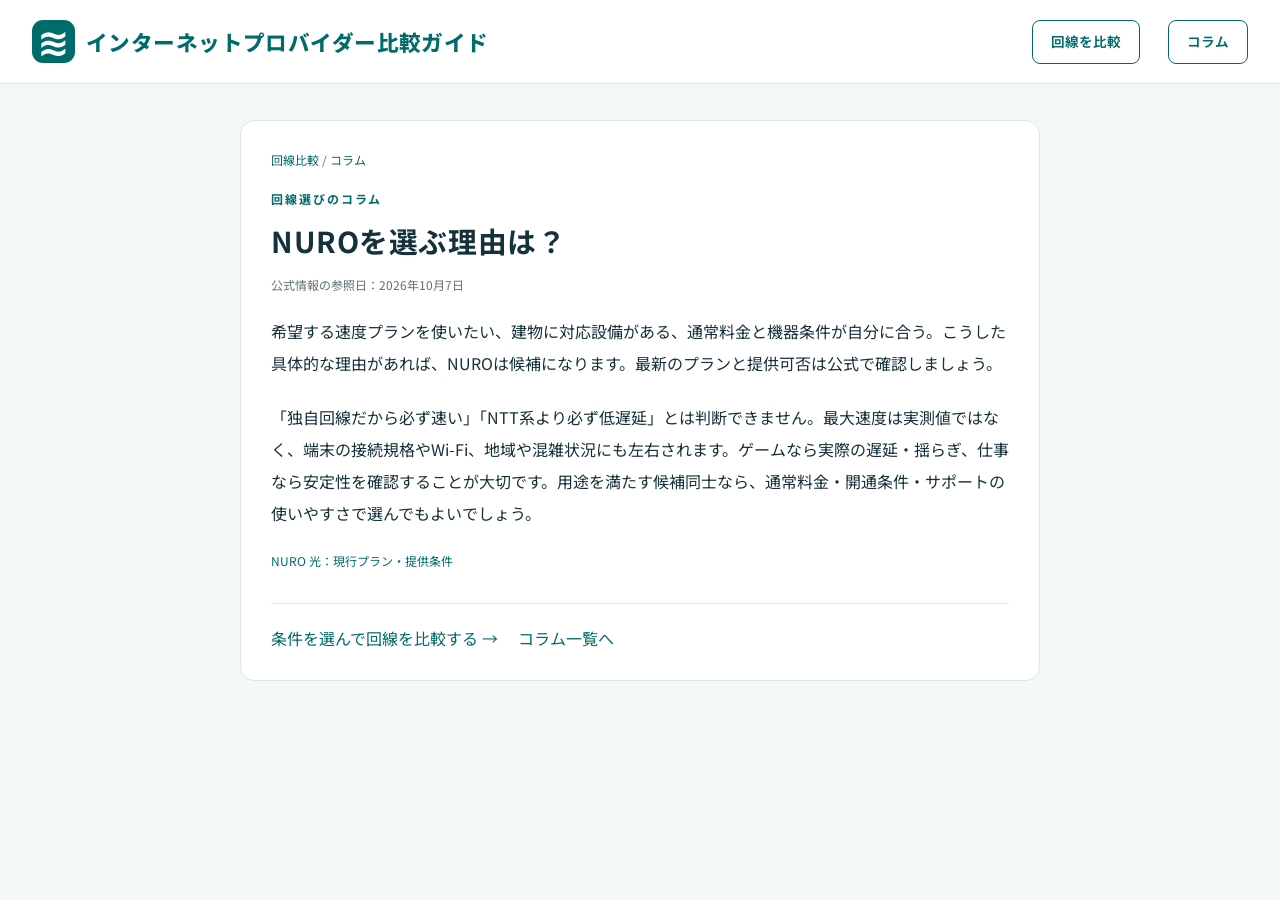
<file: columns/why-nuro.html>
<!doctype html><html lang="ja"><head><meta charset="utf-8"><meta name="viewport" content="width=device-width,initial-scale=1"><title>NUROを選ぶ理由は？｜インターネットプロバイダー比較ガイド</title><meta name="description" content="希望する速度プランを使いたい、建物に対応設備がある、通常料金と機器条件が自分に合う。こうした具体的な理由があれば、NUROは候補になります。最新のプランと提供可否は公式で確認しましょう。"><link rel="stylesheet" href="../styles.css?v=872beca83fdb"></head><body><a class="skip" href="#article-main">本文へ</a><header class="topbar"><a class="brand" href="../index.html"><span class="brandmark" aria-hidden="true">≋</span><span>インターネットプロバイダー比較ガイド</span></a><nav class="header-nav" aria-label="メイン"><a href="../index.html">回線を比較</a><a href="index.html">コラム</a></nav></header><main id="article-main" class="article-main"><nav class="breadcrumb" aria-label="パンくず"><a href="../index.html">回線比較</a> / <a href="index.html">コラム</a></nav><article><p class="eyebrow">回線選びのコラム</p><h1>NUROを選ぶ理由は？</h1><p class="article-date">公式情報の参照日：2026年10月7日</p><div class="article-body"><p>希望する速度プランを使いたい、建物に対応設備がある、通常料金と機器条件が自分に合う。こうした具体的な理由があれば、NUROは候補になります。最新のプランと提供可否は公式で確認しましょう。</p><p>「独自回線だから必ず速い」「NTT系より必ず低遅延」とは判断できません。最大速度は実測値ではなく、端末の接続規格やWi-Fi、地域や混雑状況にも左右されます。ゲームなら実際の遅延・揺らぎ、仕事なら安定性を確認することが大切です。用途を満たす候補同士なら、通常料金・開通条件・サポートの使いやすさで選んでもよいでしょう。</p><p class="column-source"><a href="https://www.nuro.jp/" target="_blank" rel="noopener noreferrer">NURO 光：現行プラン・提供条件</a></p></div></article><div class="article-actions"><a href="../index.html">条件を選んで回線を比較する →</a><a href="index.html">コラム一覧へ</a></div></main></body></html>
</file>
<file: styles.css>
@import url('https://fonts.googleapis.com/css2?family=Noto+Sans+JP:wght@400;500;600;700;800&display=swap');
:root{color-scheme:light;--ink:#153139;--muted:#617378;--teal:#006b6b;--teal-dark:#005454;--line:#dce6e8;--pale:#eaf6f5;--bg:#f5f8f9;font-family:'Noto Sans JP',system-ui,sans-serif;font-size:16px;color:var(--ink);background:var(--bg)}
*{box-sizing:border-box}body{margin:0}button,a,input,summary{-webkit-tap-highlight-color:transparent}button{font:inherit;cursor:pointer}a{color:var(--teal);text-decoration:none}a:hover{text-decoration:underline}button:focus-visible,a:focus-visible,summary:focus-visible,[tabindex]:focus-visible{outline:3px solid #ecaa3c;outline-offset:3px}button{color:inherit}button:disabled{cursor:default}h1,h2,h3,p{margin:0}h2{font-size:1.05rem}svg{flex-shrink:0}.topbar{height:84px;display:flex;align-items:center;justify-content:space-between;padding:0 max(32px,calc((100vw - 1440px)/2));background:white;border-bottom:1px solid var(--line)}.brand{display:flex;align-items:center;gap:11px;font-size:1.35rem;font-weight:800;letter-spacing:.02em}.brandmark{font-size:2.4rem;line-height:1;display:grid;place-items:center;background:var(--teal);color:white;border-radius:11px;width:43px;height:43px;padding-bottom:5px}.brand-small{display:block;font-size:.75rem;color:var(--muted);font-weight:500;letter-spacing:.04em;margin-top:2px}.text-button{background:none;border:0;padding:8px 2px;color:var(--teal);font-size:.875rem;font-weight:600}.text-button:hover{text-decoration:underline}main{max-width:1504px;margin:0 auto;padding:34px 32px 40px}.page-title{display:flex;justify-content:space-between;align-items:end;margin-bottom:28px;gap:20px}.eyebrow{font-size:.75rem;font-weight:700;color:var(--teal);letter-spacing:.16em;margin-bottom:8px}h1{font-size:1.85rem;font-weight:700;letter-spacing:.02em;line-height:1.5}.page-title p:not(.eyebrow){color:var(--muted);margin-top:7px;font-size:.875rem}.privacy-note{display:flex;align-items:center;gap:7px;color:var(--muted);font-size:.8rem;padding-bottom:7px;white-space:nowrap}.workspace{display:grid;grid-template-columns:330px minmax(0,1fr);gap:26px;align-items:start}.filters{background:white;border:1px solid var(--line);border-radius:14px;padding:22px;max-height:calc(100vh - 28px);overflow-y:auto;position:sticky;top:14px;scrollbar-width:thin}.filter-top{display:flex;align-items:center;justify-content:space-between;margin-bottom:17px}.field{padding:0;margin:0 0 23px;border:0;min-width:0}.field legend{font-size:.875rem;font-weight:700;margin-bottom:10px;line-height:1.5}.options{display:flex;flex-wrap:wrap;gap:6px}.option{border:1px solid var(--line);background:white;border-radius:6px;padding:8px 10px;line-height:1.4;min-height:38px;font-size:.875rem;font-weight:500;transition:background .14s,border-color .14s}.option:hover{border-color:#70aaa8;background:#f2faf9}.option.selected{color:var(--teal-dark);border-color:var(--teal);background:var(--pale);box-shadow:inset 0 0 0 1px var(--teal);font-weight:700}.options.wide .option{flex:1;white-space:nowrap;justify-content:center}.options.numbers .option{flex:1;min-width:36px;padding:8px 4px}.use-details{border-top:1px solid var(--line);padding-top:17px}.use-details>summary,.discount-details>summary{font-size:.95rem;font-weight:700;list-style:none;cursor:pointer;display:flex;align-items:center;gap:8px;padding-bottom:18px;position:relative}.use-details>summary:after,.discount-details>summary:after{content:'＋';margin-left:auto;color:var(--teal);font-size:1.2rem}.use-details[open]>summary:after,.discount-details[open]>summary:after{content:'−'}.use-details summary span{display:none}.discount-details{border-top:1px solid var(--line);padding-top:17px}.discount-details summary span{font-size:.75rem;font-weight:400;color:var(--muted)}.small{font-size:.8rem;line-height:1.8;color:var(--muted);margin-bottom:15px}.filter-note{font-size:.75rem;line-height:1.85;color:var(--muted);margin-top:5px}.results{min-width:0}.tabbar{display:flex;gap:24px;border-bottom:1px solid var(--line);margin-bottom:20px}.tab{background:none;border:0;border-bottom:3px solid transparent;padding:12px 2px 15px;color:var(--muted);font-weight:600;font-size:.9rem}.tab.active{border-bottom-color:var(--teal);color:var(--teal)}.recommendation{border-radius:12px;background:var(--pale);border:1px solid #c8e4e1;padding:21px 24px;min-height:120px}.rec-label{display:flex;align-items:center;gap:6px;font-size:.75rem;color:var(--teal);font-weight:700;letter-spacing:.04em;margin-bottom:8px}.rec-title{font-size:1.35rem;line-height:1.5;font-weight:700}.rec-bottom{display:flex;gap:20px;align-items:center;justify-content:space-between;margin-top:10px}.rec-advice{font-size:.875rem;color:#2c6566;line-height:1.7}.rec-bandwidth{font-size:.75rem;white-space:nowrap;color:#2c6566}.rec-subnote{font-size:.75rem;line-height:1.7;color:var(--muted);margin-top:8px}.result-toolbar{display:flex;justify-content:space-between;align-items:center;margin:26px 0 10px}.result-toolbar h2{font-size:1.15rem}.result-toolbar p{font-size:.8rem;color:var(--muted);margin-top:5px}.download{display:flex;align-items:center;gap:6px;padding:8px 12px;border:1px solid var(--line);background:white;border-radius:7px;font-size:.8rem;font-weight:600}.compare-note{font-size:.75rem;color:var(--muted);line-height:1.8;margin:0 0 13px}.table-scroll{overflow-x:auto;border:1px solid var(--line);border-radius:10px;background:white;max-width:100%;scrollbar-width:thin}table{width:100%;border-collapse:collapse;min-width:820px;font-size:.875rem;line-height:1.65}th{text-align:left;padding:15px 14px;background:#f1f5f6;color:var(--muted);font-size:.75rem;font-weight:600;white-space:nowrap;border-bottom:1px solid var(--line)}th span{display:block;font-weight:400;font-size:.75rem;margin-top:2px}td{padding:19px 14px;border-bottom:1px solid var(--line);vertical-align:top}tbody tr:last-child td{border-bottom:0}.service-col{width:26%;min-width:215px}.name-line{display:flex;align-items:center;gap:8px}.rank-number{font-family:system-ui,sans-serif;font-size:.875rem;font-weight:700;background:#f2f5f6;border-radius:5px;min-width:24px;height:24px;text-align:center;line-height:24px;color:var(--muted)}.best .rank-number{background:var(--teal);color:white}.service-name{padding:0;background:none;border:0;text-align:left;font-weight:700;font-size:.9rem;line-height:1.6}.service-name:hover{color:var(--teal)}.plan{margin-top:6px;margin-left:32px;font-size:.75rem;color:var(--muted);line-height:1.8}.area{display:inline-block;margin-top:5px;font-size:.75rem;color:#708286}.fee{font:700 1.35rem system-ui,sans-serif;letter-spacing:-.03em;white-space:nowrap;color:var(--ink)}.fee small{font-size:.75rem;font-weight:400;letter-spacing:0}.fee-sub{font-size:.75rem;color:var(--muted);line-height:1.8;margin-top:5px;max-width:140px}.speed{white-space:nowrap;font-size:.875rem;font-weight:600}.secondary{color:var(--muted);font-size:.75rem;font-weight:400}.discount-tag{font-size:.75rem;border-radius:4px;color:var(--teal);background:#edf6f5;padding:3px 6px;display:inline-block;white-space:nowrap}.discount-unknown{font-size:.75rem;color:var(--muted)}.suitability{display:inline-flex;font-size:.75rem;font-weight:600;padding:3px 7px;background:#edf6f5;color:var(--teal);border-radius:4px}.suitability.caution{color:#8e5b21;background:#fff4e5}.verdict{display:block;white-space:nowrap;font-size:.8rem;margin-top:7px}.action-links{display:flex;flex-direction:column;gap:7px;min-width:92px}.area-link,.apply-link{font-size:.75rem;font-weight:600;text-align:center;padding:6px 9px;border-radius:6px;border:1px solid #b1cccd;white-space:nowrap;background:white}.area-link{color:var(--teal)}.apply-link{background:var(--teal);color:white;border-color:var(--teal)}.area-link:hover,.apply-link:hover{text-decoration:none;background:var(--teal-dark);color:white}.detail-link{font-size:.75rem;color:var(--teal);background:none;border:0;padding:3px 0;text-align:left;margin-top:6px}.best>td{background:#fcfefd}.best-label{font-size:.75rem;color:var(--teal);font-weight:600;margin-left:32px;margin-top:5px}.detail-row>td{background:#f8fbfb;padding:22px 24px}.detail-header{font-size:.95rem;font-weight:700;margin-bottom:12px}.detail-grid{display:grid;grid-template-columns:repeat(3,minmax(0,1fr));gap:13px 24px;margin:0}.detail-grid div{border-bottom:1px solid var(--line);padding-bottom:10px}.detail-grid dt{font-size:.75rem;color:var(--muted);margin-bottom:3px}.detail-grid dd{margin:0;font-size:.875rem;line-height:1.7}.detail-note{font-size:.75rem;color:var(--muted);line-height:1.9;margin-top:14px;max-width:900px}.detail-sources{display:flex;flex-wrap:wrap;gap:14px;font-size:.75rem;margin-top:12px}.pending{border:1px solid var(--line);border-radius:10px;background:white;margin-top:22px;overflow:hidden}.pending>summary{display:flex;justify-content:space-between;gap:20px;cursor:pointer;font-weight:600;font-size:.875rem;padding:18px 20px;list-style:none}.pending>summary:after{content:'＋';color:var(--teal)}.pending[open]>summary:after{content:'−'}.pending>summary span:nth-child(2){margin-left:auto;font-size:.8rem;color:var(--muted);font-weight:400}.pending>p{font-size:.8rem;line-height:1.8;padding:0 20px 16px;color:var(--muted)}.pending .table-scroll{border:0;border-radius:0}.pending table{min-width:700px}.data-footer{display:flex;justify-content:space-between;align-items:start;gap:20px;padding-top:24px;font-size:.75rem;color:var(--muted)}.data-footer>div{display:flex;flex-wrap:wrap;align-items:center;gap:9px}.data-footer strong{font-size:.8rem;color:var(--ink);font-weight:500}.data-footer #coverage{flex-basis:100%;line-height:1.8}.data-footer .text-button{padding:0;font-size:.75rem;white-space:nowrap}.footer-label{font-size:.75rem}.scroll-hint{display:none}.empty{border:1px dashed var(--line);background:white;border-radius:10px;padding:30px;color:var(--muted);font-size:.875rem;line-height:1.8}.hidden{display:none!important}.sr-only{position:absolute;width:1px;height:1px;padding:0;margin:-1px;overflow:hidden;clip:rect(0,0,0,0);white-space:nowrap;border:0}.skip{position:fixed;top:-100px;left:20px;background:white;padding:10px;z-index:10}.skip:focus{top:10px}dialog{border:0;border-radius:16px;padding:25px;max-width:680px;width:calc(100% - 32px);max-height:85vh;box-shadow:0 20px 90px #12383a33;color:var(--ink)}dialog::backdrop{background:#133c4055}.dialog-head{display:flex;justify-content:space-between;align-items:center;margin-bottom:20px}.dialog-head h2{font-size:1.2rem}.dialog-head button{background:#f0f5f5;border:0;border-radius:50%;height:34px;width:34px;font-size:1.5rem;line-height:1}#dialog-content{font-size:.9rem;line-height:1.95}#dialog-content h3{font-size:1rem;margin:18px 0 8px}#dialog-content p{margin-bottom:12px}#dialog-content ul{padding-left:21px}#dialog-content a{overflow-wrap:anywhere}#dialog-content table{min-width:0;font-size:.8rem;margin-bottom:16px}#dialog-content td{padding:9px}#dialog-content .tag{display:inline-block;background:var(--pale);padding:5px 10px;border-radius:6px;font-weight:600;color:var(--teal);margin-bottom:14px}.loading{color:var(--muted);font-size:.875rem}.error{color:#984423}.error button{padding:9px 14px;border:1px solid #be998d;border-radius:6px;background:white;margin-top:10px}
@media(min-width:1250px){table{min-width:0}.service-col{min-width:200px}.workspace{grid-template-columns:320px minmax(0,1fr)}}
@media(max-width:1050px){.workspace{grid-template-columns:290px minmax(0,1fr);gap:18px}.filters{padding:18px}.page-title h1{font-size:1.6rem}.rec-bottom{display:block}.rec-bandwidth{margin-top:8px}.privacy-note{font-size:.75rem}.scroll-hint{display:block;font-size:.75rem;color:var(--muted);margin-bottom:9px}}
@media(max-width:760px){.topbar{height:68px;padding:0 18px}.brand{font-size:1.15rem}.brandmark{width:35px;height:35px;border-radius:9px;font-size:2rem}.brand-small{font-size:.75rem}.topbar>.text-button{font-size:.75rem}main{padding:22px 14px 32px}.page-title{display:block;margin-bottom:20px}.eyebrow{font-size:.75rem;margin-bottom:4px}h1,.page-title h1{font-size:1.3rem;line-height:1.55;letter-spacing:0}.page-title p:not(.eyebrow){font-size:.8rem;margin-top:6px}.privacy-note{font-size:.75rem;margin-top:12px;padding:0}.workspace{display:block}.filters{position:static;max-height:none;padding:17px;border-radius:11px;margin-bottom:22px;overflow:visible}.filter-top{margin-bottom:17px}.field{margin-bottom:19px}.field legend{font-size:.875rem}.option{font-size:.875rem;padding:9px 11px;min-height:40px}.options{gap:7px}.use-details>summary{font-size:.875rem;padding-bottom:7px}.use-details[open]>summary{padding-bottom:17px}.use-details>summary span{display:none}.use-details:not([open])>summary span{display:block;font-weight:400;font-size:.75rem;color:var(--muted);max-width:125px}.filter-note{margin-top:16px}.discount-details{margin-top:13px;padding-top:13px}.discount-details>summary{padding-bottom:3px;font-size:.8rem}.discount-details[open]>summary{padding-bottom:15px}.tabbar{gap:24px;margin-bottom:16px}.tab{font-size:.875rem;padding:10px 0 12px}.recommendation{padding:17px 18px;min-height:110px}.rec-title{font-size:1.15rem}.rec-advice{font-size:.8rem}.rec-bandwidth{font-size:.75rem;white-space:normal}.rec-subnote{font-size:.75rem}.result-toolbar{margin-top:22px}.result-toolbar h2{font-size:1.05rem}.result-toolbar p{font-size:.75rem;line-height:1.7}.compare-note{font-size:.75rem}.table-scroll{border-radius:9px}table{min-width:800px}th{padding:12px 12px}td{padding:17px 12px}.service-col{width:200px;min-width:200px}#table-container th:first-child,#table-container tr:not(.detail-row)>td:first-child{position:sticky;left:0;z-index:1;background:white;box-shadow:2px 0 4px #193b3d09}#table-container th:first-child{background:#f1f5f6;z-index:2}#table-container .best>td:first-child{background:#fcfefd}.service-name{font-size:.875rem}.fee{font-size:1.25rem}.detail-grid{grid-template-columns:repeat(2,minmax(0,1fr))}.detail-row>td{padding:18px}.detail-grid dd{font-size:.8rem}.data-footer{padding-top:20px;gap:10px}.pending>summary{padding:16px;font-size:.8rem}.pending>p{padding:0 16px 14px}.scroll-hint{font-size:.75rem}.data-footer>div{gap:5px 8px}.download{font-size:.75rem}dialog{padding:20px}#dialog-content{font-size:.875rem}}
@media(prefers-reduced-motion:reduce){*{transition:none!important;scroll-behavior:auto!important}}

#prefecture{width:100%;min-height:44px;font:inherit;font-size:16px;border:1px solid #cbd5e1;border-radius:10px;background:white;padding:10px;color:#172d45}.field-note{font-size:12px;line-height:1.6;color:#64748b;margin:8px 0 0}.speed small{font-size:12px;font-weight:400}

/* Long site name and explicit catalogue counts */
.topbar{height:auto;min-height:84px;gap:12px;padding-top:14px;padding-bottom:14px}.brand{min-width:0}.brand>span:last-child{overflow-wrap:anywhere}.brand-small{line-height:1.7}.topbar>.text-button{flex-shrink:0}@media(max-width:760px){.brand{font-size:1rem}.brand-small{display:block;font-size:.65rem}.brandmark{width:32px;height:32px;flex-shrink:0}.topbar{align-items:flex-start}.topbar>.text-button{font-size:.7rem}}

.columns{margin:32px auto 0;max-width:960px;padding:24px;background:white;border:1px solid var(--line);border-radius:14px}.columns-lead{font-size:.85rem;color:var(--muted);margin:8px 0 18px}.column{border-top:1px solid var(--line)}.column summary{cursor:pointer;padding:18px 0;font-weight:650;line-height:1.6}.column-body{padding:0 0 18px;font-size:.9rem;line-height:1.9}.column-body p+p{margin-top:12px}.column-source{font-size:.75rem;line-height:1.7;color:var(--muted)}@media(max-width:760px){.columns{padding:18px;margin-top:24px}.column summary{font-size:.9rem}}

.header-nav{display:flex;align-items:center;gap:18px;flex-shrink:0;font-size:.85rem}.article-main{max-width:800px;margin:36px auto;padding:30px;background:white;border:1px solid var(--line);border-radius:14px}.article-main h1{font-size:1.8rem;line-height:1.55;margin:12px 0}.breadcrumb,.article-date{font-size:.75rem;color:var(--muted);margin-bottom:22px}.article-body{font-size:1rem;line-height:2}.article-body p+p{margin-top:22px}.article-actions{border-top:1px solid var(--line);margin-top:32px;padding-top:22px;display:flex;gap:20px;flex-wrap:wrap}.article-list{list-style:none;padding:0;margin:20px 0}.article-list li{border-top:1px solid var(--line)}.article-list a{display:block;padding:22px 0}.article-list p{color:var(--muted);font-size:.9rem;line-height:1.8;margin:10px 0}.article-list span{font-size:.8rem}@media(max-width:760px){.header-nav{gap:10px;font-size:.75rem}.article-main{margin:18px 12px;padding:20px}.article-main h1{font-size:1.35rem}.article-body{font-size:.95rem}.topbar{flex-wrap:wrap}.header-nav{margin-left:auto}}

/* Separate header actions into clearly outlined buttons. */
.topbar .header-nav{gap:28px}
.topbar .header-nav>a,.topbar .header-nav>button{display:inline-flex;align-items:center;justify-content:center;min-height:44px;padding:10px 18px;border:1px solid var(--teal);border-radius:8px;background:white;color:var(--teal);font-size:.85rem;font-weight:650;line-height:1.4;white-space:nowrap;text-decoration:none}
.topbar .header-nav>a:hover,.topbar .header-nav>button:hover{background:#edf7f7;text-decoration:none}
@media(max-width:760px){.topbar .header-nav{gap:18px;flex-wrap:wrap}.topbar .header-nav>a,.topbar .header-nav>button{padding:10px 14px;font-size:.75rem}}

.speed-filter{margin:18px 0}.speed-filter legend{font-size:.85rem;color:var(--muted);margin-bottom:10px}.speed-filter .options{display:flex;flex-wrap:wrap;gap:8px}.speed-filter .option{min-width:64px;min-height:44px}

/* Results fit the viewport; narrow screens use labelled cards. */
.comparison{min-width:0}.table-scroll{overflow:visible}#table-container table,.pending table{width:100%;min-width:0;table-layout:fixed}#table-container td,.pending td{overflow-wrap:anywhere}#table-container .service-col{width:24%;min-width:0}.scroll-hint{display:none!important}
@media(max-width:1200px){
 #table-container,.pending .table-scroll{border:0;background:transparent;box-shadow:none}
 #table-container table,.pending table,#ranked-body,#pending-body{display:block;width:100%;min-width:0}
 #table-container thead,.pending thead{display:none}
 #ranked-body>tr:not(.detail-row),#pending-body>tr:not(.detail-row){display:grid;grid-template-columns:repeat(2,minmax(0,1fr));gap:0;background:white;border:1px solid var(--line);border-radius:12px;margin-bottom:16px;overflow:hidden}
 #table-container tr:not(.detail-row)>td,.pending tr:not(.detail-row)>td{display:block;min-width:0;padding:14px 16px;border:0;border-top:1px solid var(--line);position:static!important;box-shadow:none!important}
 #table-container tr:not(.detail-row)>td:first-child,.pending tr:not(.detail-row)>td:first-child{grid-column:1/-1;border-top:0}
 #table-container tr:not(.detail-row)>td:last-child,.pending tr:not(.detail-row)>td:last-child{grid-column:1/-1;display:flex;flex-wrap:wrap;gap:10px;align-items:center}
 #table-container tr:not(.detail-row)>td:not(:first-child)::before,.pending tr:not(.detail-row)>td:not(:first-child)::before{content:attr(data-label);display:block;color:var(--muted);font-size:.75rem;font-weight:600;margin-bottom:8px}
 #table-container tr:not(.detail-row)>td:last-child::before,.pending tr:not(.detail-row)>td:last-child::before{flex-basis:100%;margin-bottom:0}
 .service-name{font-size:1rem}.plan{line-height:1.8}.fee{font-size:1.4rem}.detail-row{display:block;margin:-8px 0 16px}.detail-row>td{display:block;width:100%;border:1px solid var(--line);border-radius:12px}.detail-grid{grid-template-columns:repeat(2,minmax(0,1fr))}.detail-grid dd,.detail-note{overflow-wrap:anywhere}.pending[open]{background:transparent}.pending>summary{background:white}
}
@media(max-width:380px){.detail-grid{grid-template-columns:1fr}#table-container tr:not(.detail-row)>td,.pending tr:not(.detail-row)>td{padding:12px}.fee{font-size:1.2rem}}
</file>
